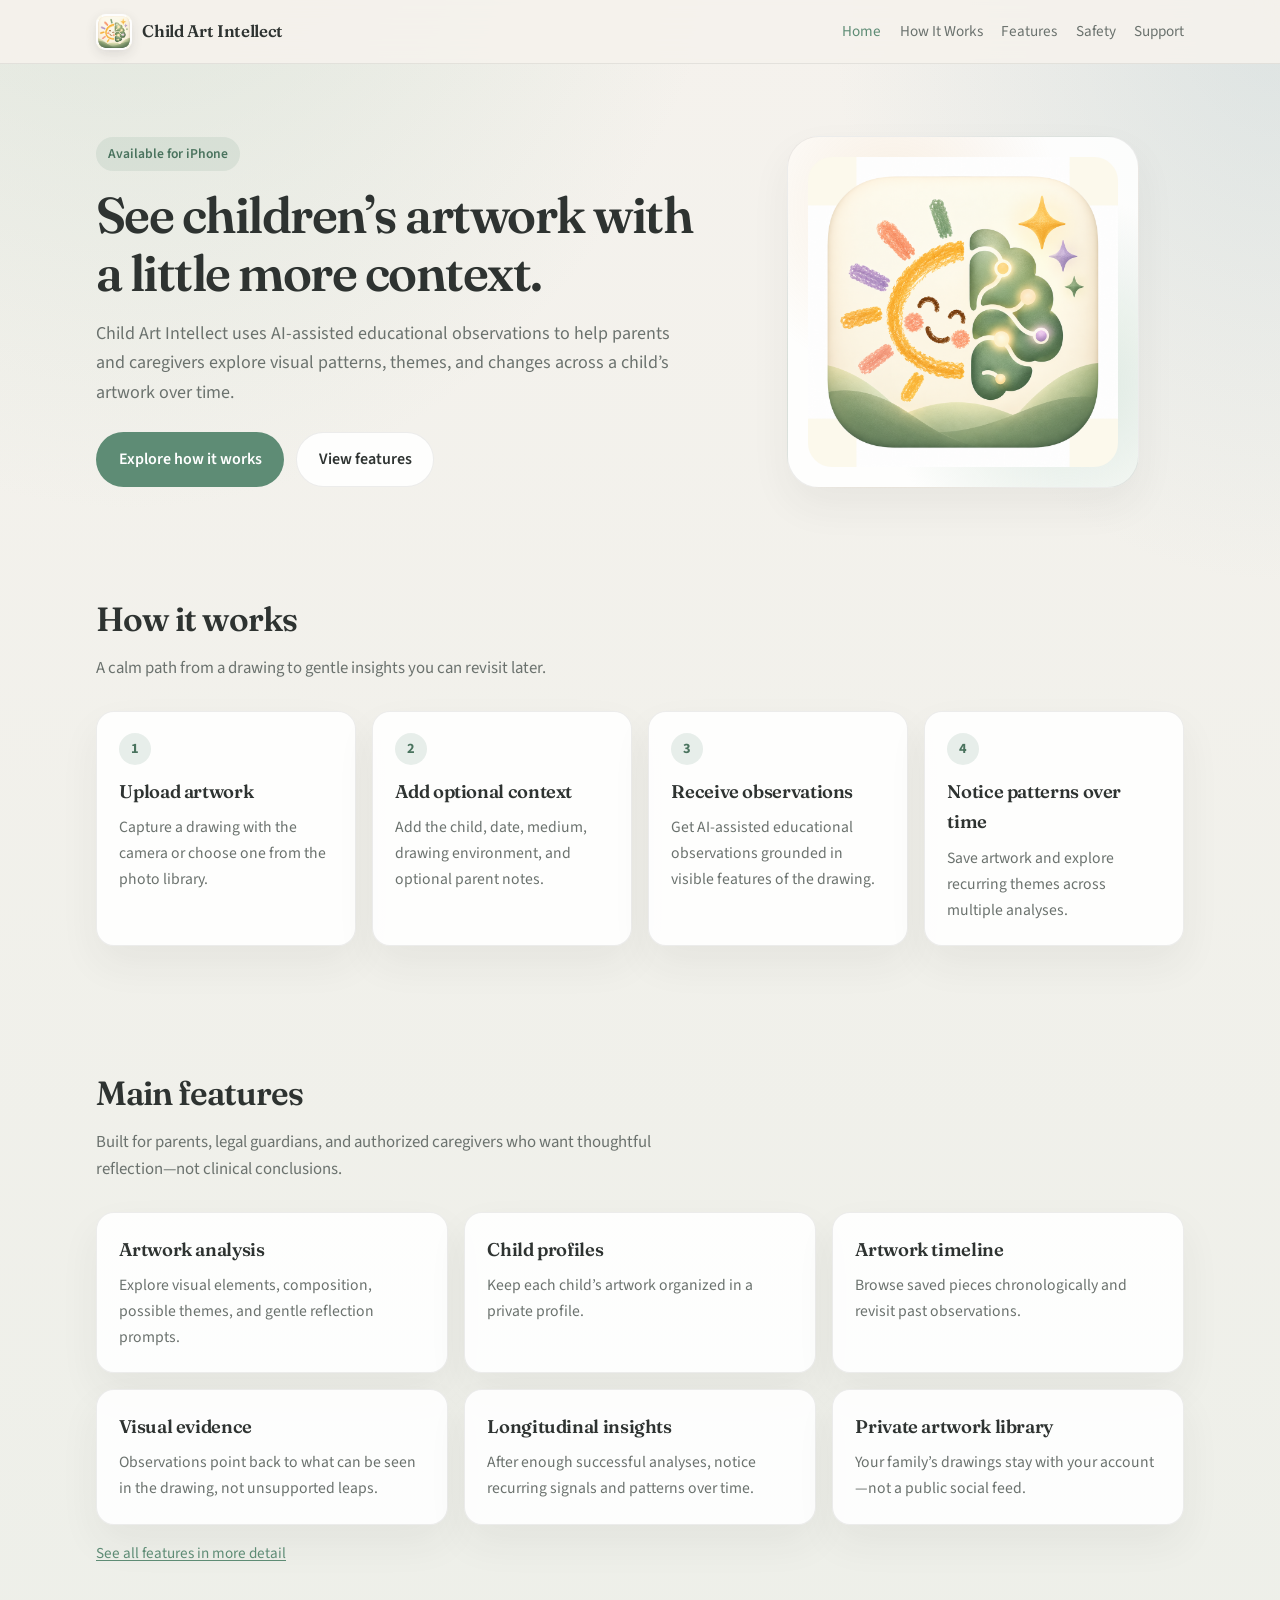
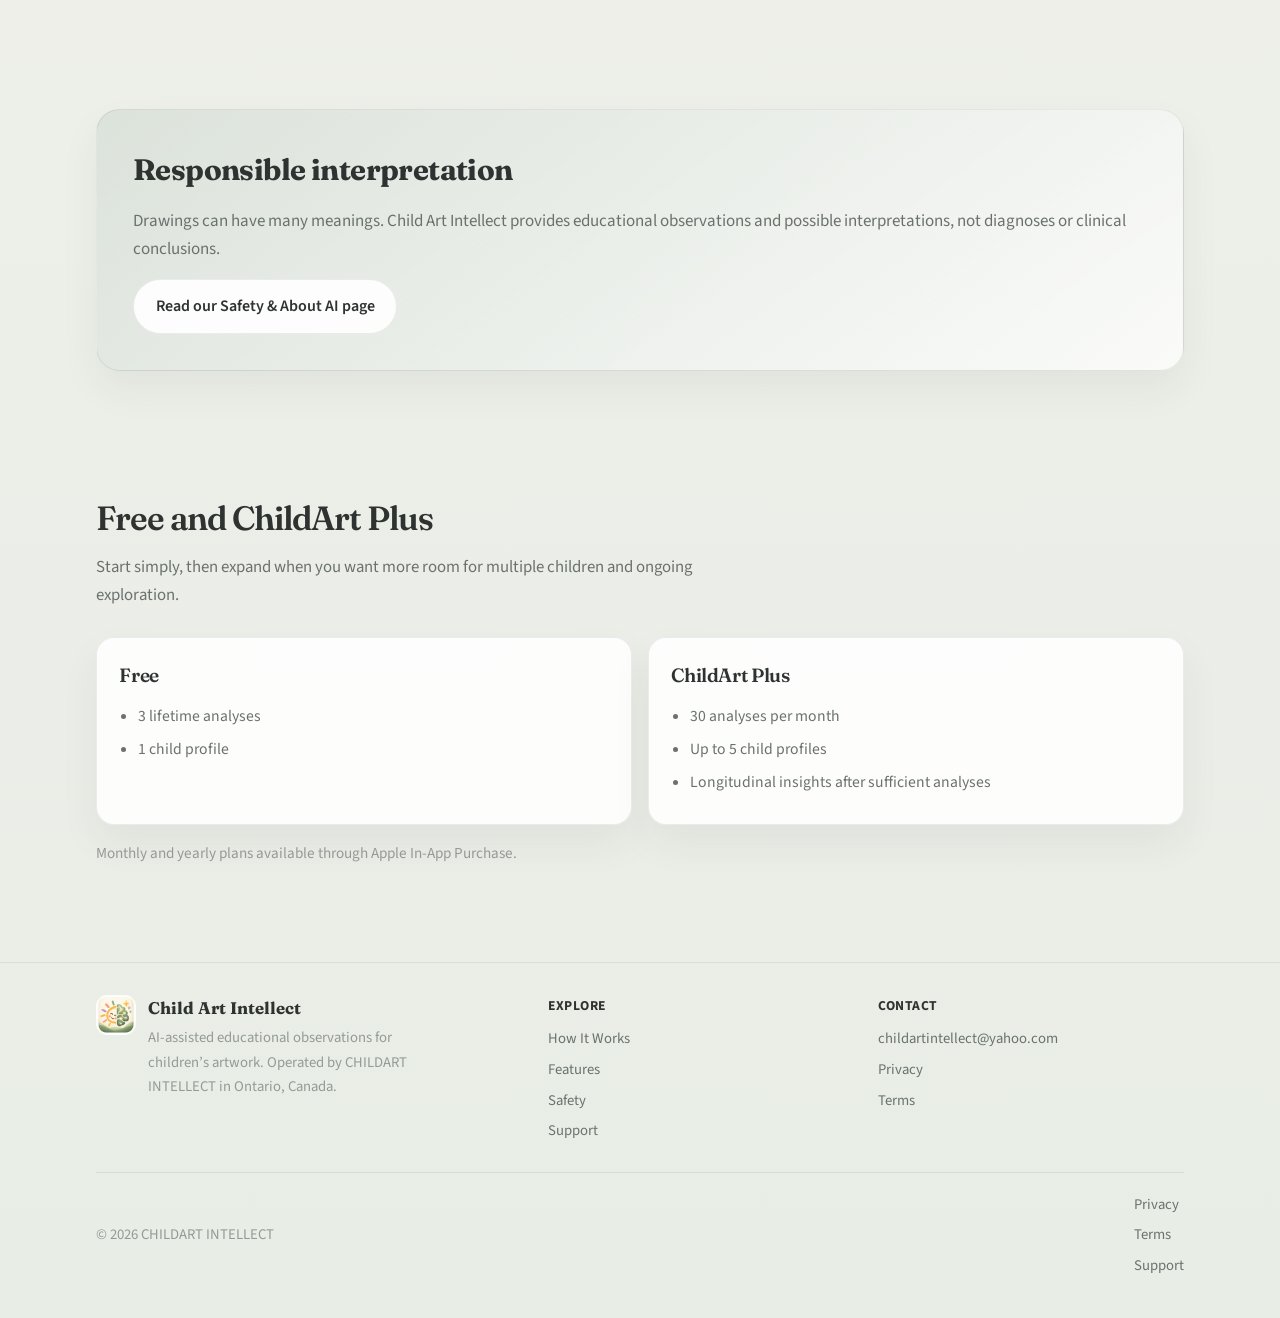
<file: index.html>
<!DOCTYPE html>
<html lang="en">
<head>
  <meta charset="utf-8">
  <meta name="viewport" content="width=device-width, initial-scale=1">
  <title>Child Art Intellect | AI-Assisted Insights From Children's Artwork</title>
  <meta name="description" content="Explore children’s artwork through AI-assisted educational observations, visual evidence, and patterns over time.">
  <link rel="canonical" href="https://www.childartintellect.com/">
  <meta property="og:type" content="website">
  <meta property="og:url" content="https://www.childartintellect.com/">
  <meta property="og:title" content="Child Art Intellect | AI-Assisted Insights From Children's Artwork">
  <meta property="og:description" content="Explore children’s artwork through AI-assisted educational observations, visual evidence, and patterns over time.">
  <meta property="og:image" content="https://www.childartintellect.com/assets/og-image.png">
  <meta name="twitter:card" content="summary">
  <meta name="twitter:title" content="Child Art Intellect">
  <meta name="twitter:description" content="AI-assisted educational observations for children’s artwork.">
  <meta name="twitter:image" content="https://www.childartintellect.com/assets/og-image.png">
  <link rel="icon" type="image/png" sizes="32x32" href="assets/favicon-32.png">
  <link rel="apple-touch-icon" href="assets/apple-touch-icon.png">
  <link rel="preconnect" href="https://fonts.googleapis.com">
  <link rel="preconnect" href="https://fonts.gstatic.com" crossorigin>
  <link href="https://fonts.googleapis.com/css2?family=Fraunces:opsz,wght@9..144,500;9..144,600&family=Source+Sans+3:wght@400;500;600&display=swap" rel="stylesheet">
  <link rel="stylesheet" href="styles.css">
</head>
<body>
  <a class="skip-link" href="#main">Skip to content</a>
  <header class="site-header">
    <div class="wrap site-header__inner">
      <a class="brand" href="./">
        <img class="brand__mark" src="assets/app-icon.png" width="36" height="36" alt="">
        <span>Child Art Intellect</span>
      </a>
      <button class="nav-toggle" type="button" aria-controls="site-nav" aria-expanded="false" aria-label="Open menu">
        <span class="nav-toggle__bars" aria-hidden="true"></span>
      </button>
      <nav class="nav" id="site-nav" aria-label="Primary">
        <a href="./" aria-current="page">Home</a>
        <a href="how-it-works/">How It Works</a>
        <a href="features/">Features</a>
        <a href="safety/">Safety</a>
        <a href="support/">Support</a>
      </nav>
    </div>
  </header>

  <main id="main">
    <section class="hero">
      <div class="wrap hero__grid">
        <div>
          <p class="eyebrow">Available for iPhone</p>
          <h1>See children’s artwork with a little more context.</h1>
          <p class="lede">
            Child Art Intellect uses AI-assisted educational observations to help parents and caregivers
            explore visual patterns, themes, and changes across a child’s artwork over time.
          </p>
          <div class="btn-row">
            <a class="btn btn--primary" href="how-it-works/">Explore how it works</a>
            <a class="btn btn--secondary" href="features/">View features</a>
          </div>
        </div>
        <div class="hero__visual">
          <div class="hero__icon-frame">
            <img src="assets/app-icon.png" width="512" height="512" alt="Child Art Intellect app icon: a crayon sun and thoughtful brain motif">
          </div>
        </div>
      </div>
    </section>

    <section class="section" id="how-it-works">
      <div class="wrap">
        <div class="section-head">
          <h2 class="section-title">How it works</h2>
          <p class="section-lede">A calm path from a drawing to gentle insights you can revisit later.</p>
        </div>
        <div class="card-grid card-grid--4">
          <article class="card">
            <span class="step-num">1</span>
            <h3>Upload artwork</h3>
            <p>Capture a drawing with the camera or choose one from the photo library.</p>
          </article>
          <article class="card">
            <span class="step-num">2</span>
            <h3>Add optional context</h3>
            <p>Add the child, date, medium, drawing environment, and optional parent notes.</p>
          </article>
          <article class="card">
            <span class="step-num">3</span>
            <h3>Receive observations</h3>
            <p>Get AI-assisted educational observations grounded in visible features of the drawing.</p>
          </article>
          <article class="card">
            <span class="step-num">4</span>
            <h3>Notice patterns over time</h3>
            <p>Save artwork and explore recurring themes across multiple analyses.</p>
          </article>
        </div>
      </div>
    </section>

    <section class="section" id="features">
      <div class="wrap">
        <div class="section-head">
          <h2 class="section-title">Main features</h2>
          <p class="section-lede">Built for parents, legal guardians, and authorized caregivers who want thoughtful reflection—not clinical conclusions.</p>
        </div>
        <div class="card-grid">
          <article class="card">
            <h3>Artwork analysis</h3>
            <p>Explore visual elements, composition, possible themes, and gentle reflection prompts.</p>
          </article>
          <article class="card">
            <h3>Child profiles</h3>
            <p>Keep each child’s artwork organized in a private profile.</p>
          </article>
          <article class="card">
            <h3>Artwork timeline</h3>
            <p>Browse saved pieces chronologically and revisit past observations.</p>
          </article>
          <article class="card">
            <h3>Visual evidence</h3>
            <p>Observations point back to what can be seen in the drawing, not unsupported leaps.</p>
          </article>
          <article class="card">
            <h3>Longitudinal insights</h3>
            <p>After enough successful analyses, notice recurring signals and patterns over time.</p>
          </article>
          <article class="card">
            <h3>Private artwork library</h3>
            <p>Your family’s drawings stay with your account—not a public social feed.</p>
          </article>
        </div>
        <p class="note"><a href="features/">See all features in more detail</a></p>
      </div>
    </section>

    <section class="section">
      <div class="wrap">
        <div class="panel panel--sage">
          <h2>Responsible interpretation</h2>
          <p>
            Drawings can have many meanings. Child Art Intellect provides educational observations and
            possible interpretations, not diagnoses or clinical conclusions.
          </p>
          <a class="btn btn--secondary" href="safety/">Read our Safety &amp; About AI page</a>
        </div>
      </div>
    </section>

    <section class="section" id="plus">
      <div class="wrap">
        <div class="section-head">
          <h2 class="section-title">Free and ChildArt Plus</h2>
          <p class="section-lede">Start simply, then expand when you want more room for multiple children and ongoing exploration.</p>
        </div>
        <div class="compare">
          <div class="card compare__col">
            <h3>Free</h3>
            <ul>
              <li>3 lifetime analyses</li>
              <li>1 child profile</li>
            </ul>
          </div>
          <div class="card compare__col">
            <h3>ChildArt Plus</h3>
            <ul>
              <li>30 analyses per month</li>
              <li>Up to 5 child profiles</li>
              <li>Longitudinal insights after sufficient analyses</li>
            </ul>
          </div>
        </div>
        <p class="note">Monthly and yearly plans available through Apple In-App Purchase.</p>
      </div>
    </section>
  </main>

  <footer class="site-footer">
    <div class="wrap">
      <div class="site-footer__grid">
        <div class="site-footer__brand">
          <img src="assets/app-icon.png" width="40" height="40" alt="">
          <div>
            <strong>Child Art Intellect</strong>
            <p>AI-assisted educational observations for children’s artwork. Operated by CHILDART INTELLECT in Ontario, Canada.</p>
          </div>
        </div>
        <div>
          <h4>Explore</h4>
          <nav aria-label="Footer explore">
            <a href="how-it-works/">How It Works</a>
            <a href="features/">Features</a>
            <a href="safety/">Safety</a>
            <a href="support/">Support</a>
          </nav>
        </div>
        <div>
          <h4>Contact</h4>
          <nav aria-label="Footer contact">
            <a href="mailto:childartintellect@yahoo.com">childartintellect@yahoo.com</a>
            <a href="privacy/">Privacy</a>
            <a href="terms/">Terms</a>
          </nav>
        </div>
      </div>
      <div class="site-footer__bottom">
        <p>© 2026 CHILDART INTELLECT</p>
        <nav class="site-footer__legal" aria-label="Legal">
          <a href="privacy/">Privacy</a>
          <a href="terms/">Terms</a>
          <a href="support/">Support</a>
        </nav>
      </div>
    </div>
  </footer>
  <script src="site.js" defer></script>
</body>
</html>
</file>
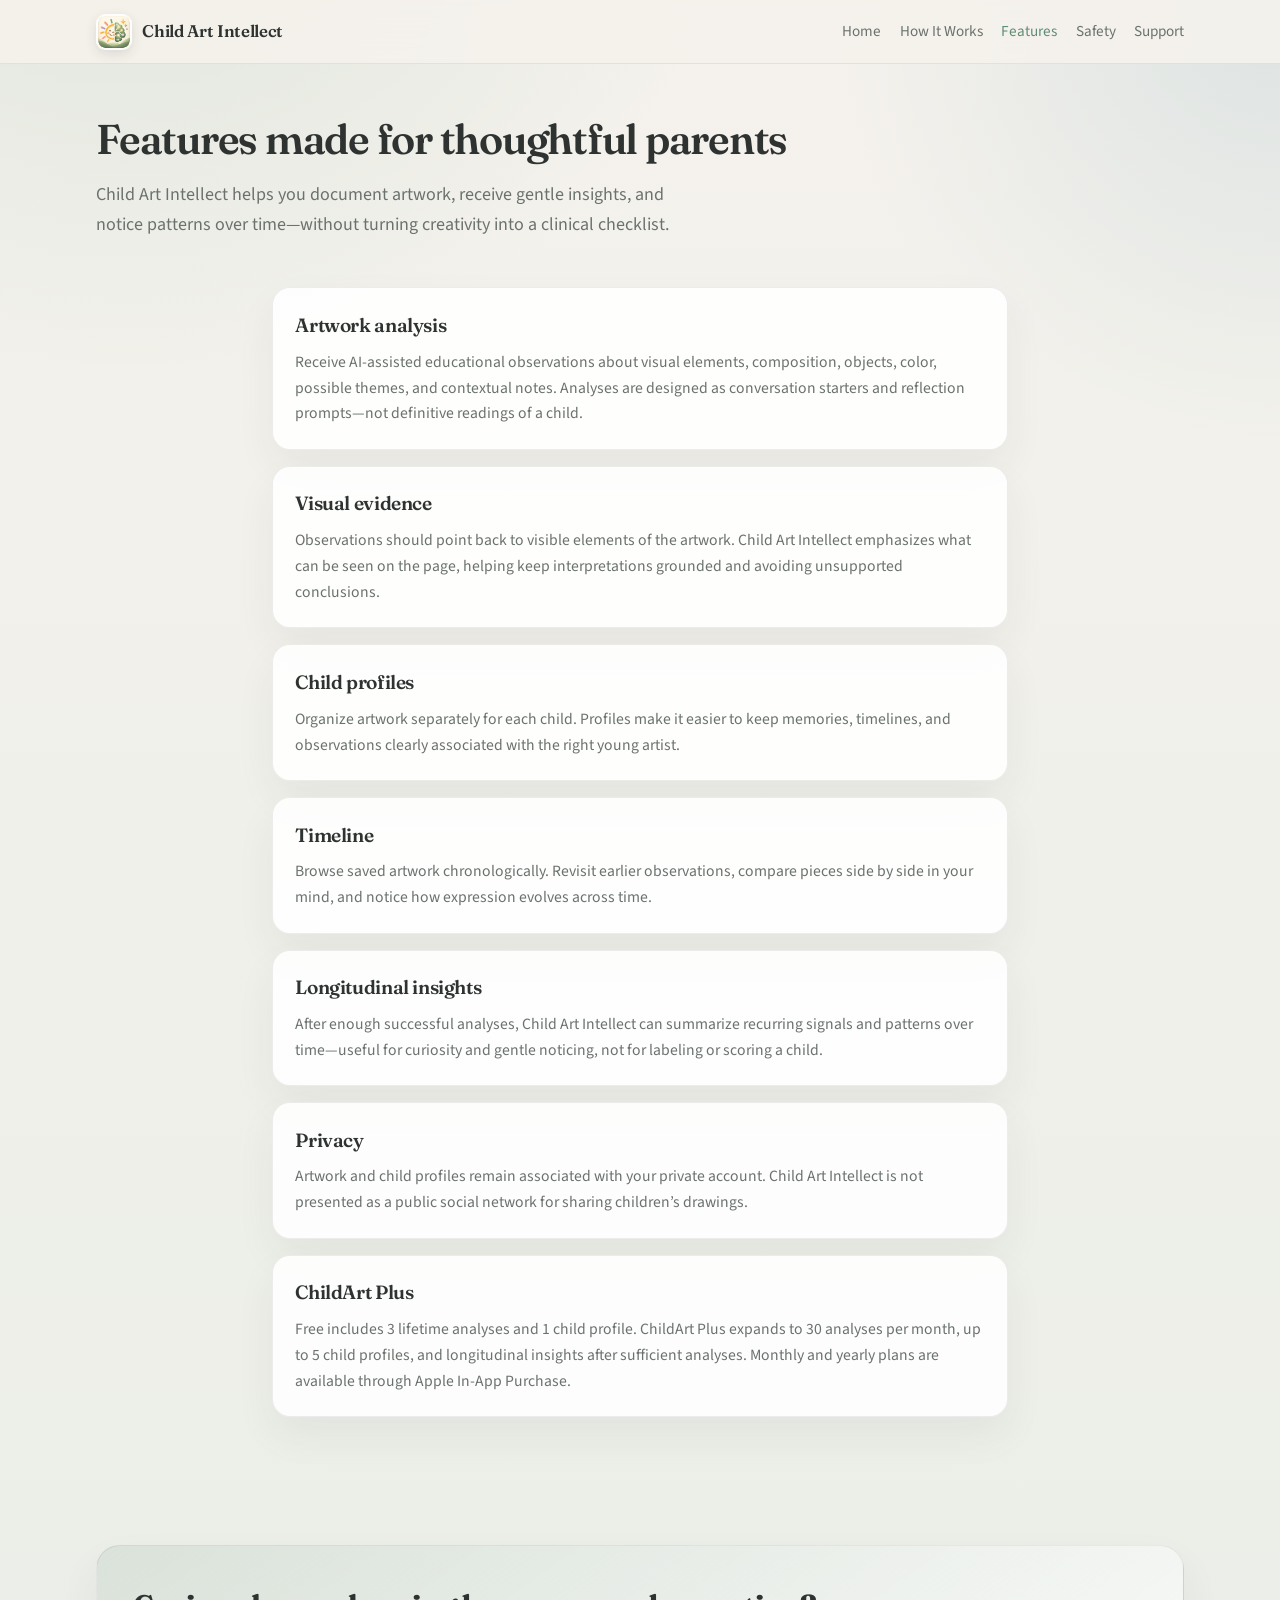
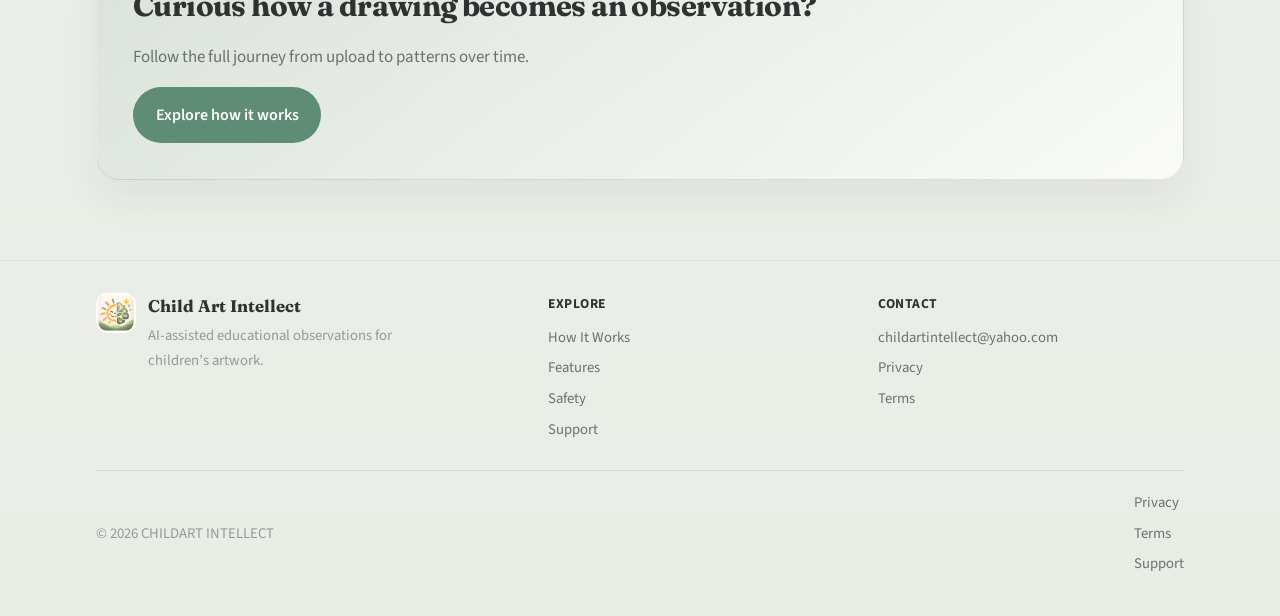
<file: features/index.html>
<!DOCTYPE html>
<html lang="en">
<head>
  <meta charset="utf-8">
  <meta name="viewport" content="width=device-width, initial-scale=1">
  <title>Features | Child Art Intellect</title>
  <meta name="description" content="Explore Child Art Intellect features: artwork analysis, visual evidence, child profiles, timeline, longitudinal insights, privacy, and ChildArt Plus.">
  <link rel="canonical" href="https://www.childartintellect.com/features">
  <meta property="og:type" content="website">
  <meta property="og:url" content="https://www.childartintellect.com/features">
  <meta property="og:title" content="Features | Child Art Intellect">
  <meta property="og:description" content="Thoughtful tools for exploring children’s artwork with AI-assisted educational observations.">
  <meta property="og:image" content="https://www.childartintellect.com/assets/og-image.png">
  <link rel="icon" type="image/png" sizes="32x32" href="../assets/favicon-32.png">
  <link rel="apple-touch-icon" href="../assets/apple-touch-icon.png">
  <link rel="preconnect" href="https://fonts.googleapis.com">
  <link rel="preconnect" href="https://fonts.gstatic.com" crossorigin>
  <link href="https://fonts.googleapis.com/css2?family=Fraunces:opsz,wght@9..144,500;9..144,600&family=Source+Sans+3:wght@400;500;600&display=swap" rel="stylesheet">
  <link rel="stylesheet" href="../styles.css">
</head>
<body>
  <a class="skip-link" href="#main">Skip to content</a>
  <header class="site-header">
    <div class="wrap site-header__inner">
      <a class="brand" href="../">
        <img class="brand__mark" src="../assets/app-icon.png" width="36" height="36" alt="">
        <span>Child Art Intellect</span>
      </a>
      <button class="nav-toggle" type="button" aria-controls="site-nav" aria-expanded="false" aria-label="Open menu">
        <span class="nav-toggle__bars" aria-hidden="true"></span>
      </button>
      <nav class="nav" id="site-nav" aria-label="Primary">
        <a href="../">Home</a>
        <a href="../how-it-works/">How It Works</a>
        <a href="../features/" aria-current="page">Features</a>
        <a href="../safety/">Safety</a>
        <a href="../support/">Support</a>
      </nav>
    </div>
  </header>

  <main id="main">
    <section class="page-hero">
      <div class="wrap">
        <h1>Features made for thoughtful parents</h1>
        <p>
          Child Art Intellect helps you document artwork, receive gentle insights, and notice patterns
          over time—without turning creativity into a clinical checklist.
        </p>
      </div>
    </section>

    <section class="section section--tight">
      <div class="wrap content-stack">
        <article class="card">
          <h3>Artwork analysis</h3>
          <p>
            Receive AI-assisted educational observations about visual elements, composition, objects,
            color, possible themes, and contextual notes. Analyses are designed as conversation
            starters and reflection prompts—not definitive readings of a child.
          </p>
        </article>
        <article class="card">
          <h3>Visual evidence</h3>
          <p>
            Observations should point back to visible elements of the artwork. Child Art Intellect
            emphasizes what can be seen on the page, helping keep interpretations grounded and
            avoiding unsupported conclusions.
          </p>
        </article>
        <article class="card">
          <h3>Child profiles</h3>
          <p>
            Organize artwork separately for each child. Profiles make it easier to keep memories,
            timelines, and observations clearly associated with the right young artist.
          </p>
        </article>
        <article class="card">
          <h3>Timeline</h3>
          <p>
            Browse saved artwork chronologically. Revisit earlier observations, compare pieces side
            by side in your mind, and notice how expression evolves across time.
          </p>
        </article>
        <article class="card">
          <h3>Longitudinal insights</h3>
          <p>
            After enough successful analyses, Child Art Intellect can summarize recurring signals and
            patterns over time—useful for curiosity and gentle noticing, not for labeling or scoring
            a child.
          </p>
        </article>
        <article class="card">
          <h3>Privacy</h3>
          <p>
            Artwork and child profiles remain associated with your private account. Child Art Intellect
            is not presented as a public social network for sharing children’s drawings.
          </p>
        </article>
        <article class="card">
          <h3>ChildArt Plus</h3>
          <p>
            Free includes 3 lifetime analyses and 1 child profile. ChildArt Plus expands to 30 analyses
            per month, up to 5 child profiles, and longitudinal insights after sufficient analyses.
            Monthly and yearly plans are available through Apple In-App Purchase.
          </p>
        </article>
      </div>
    </section>

    <section class="section">
      <div class="wrap">
        <div class="panel panel--sage">
          <h2>Curious how a drawing becomes an observation?</h2>
          <p>Follow the full journey from upload to patterns over time.</p>
          <a class="btn btn--primary" href="../how-it-works/">Explore how it works</a>
        </div>
      </div>
    </section>
  </main>

  <footer class="site-footer">
    <div class="wrap">
      <div class="site-footer__grid">
        <div class="site-footer__brand">
          <img src="../assets/app-icon.png" width="40" height="40" alt="">
          <div>
            <strong>Child Art Intellect</strong>
            <p>AI-assisted educational observations for children’s artwork.</p>
          </div>
        </div>
        <div>
          <h4>Explore</h4>
          <nav aria-label="Footer explore">
            <a href="../how-it-works/">How It Works</a>
            <a href="../features/">Features</a>
            <a href="../safety/">Safety</a>
            <a href="../support/">Support</a>
          </nav>
        </div>
        <div>
          <h4>Contact</h4>
          <nav aria-label="Footer contact">
            <a href="mailto:childartintellect@yahoo.com">childartintellect@yahoo.com</a>
            <a href="../privacy/">Privacy</a>
            <a href="../terms/">Terms</a>
          </nav>
        </div>
      </div>
      <div class="site-footer__bottom">
        <p>© 2026 CHILDART INTELLECT</p>
        <nav class="site-footer__legal" aria-label="Legal">
          <a href="../privacy/">Privacy</a>
          <a href="../terms/">Terms</a>
          <a href="../support/">Support</a>
        </nav>
      </div>
    </div>
  </footer>
  <script src="../site.js" defer></script>
</body>
</html>
</file>
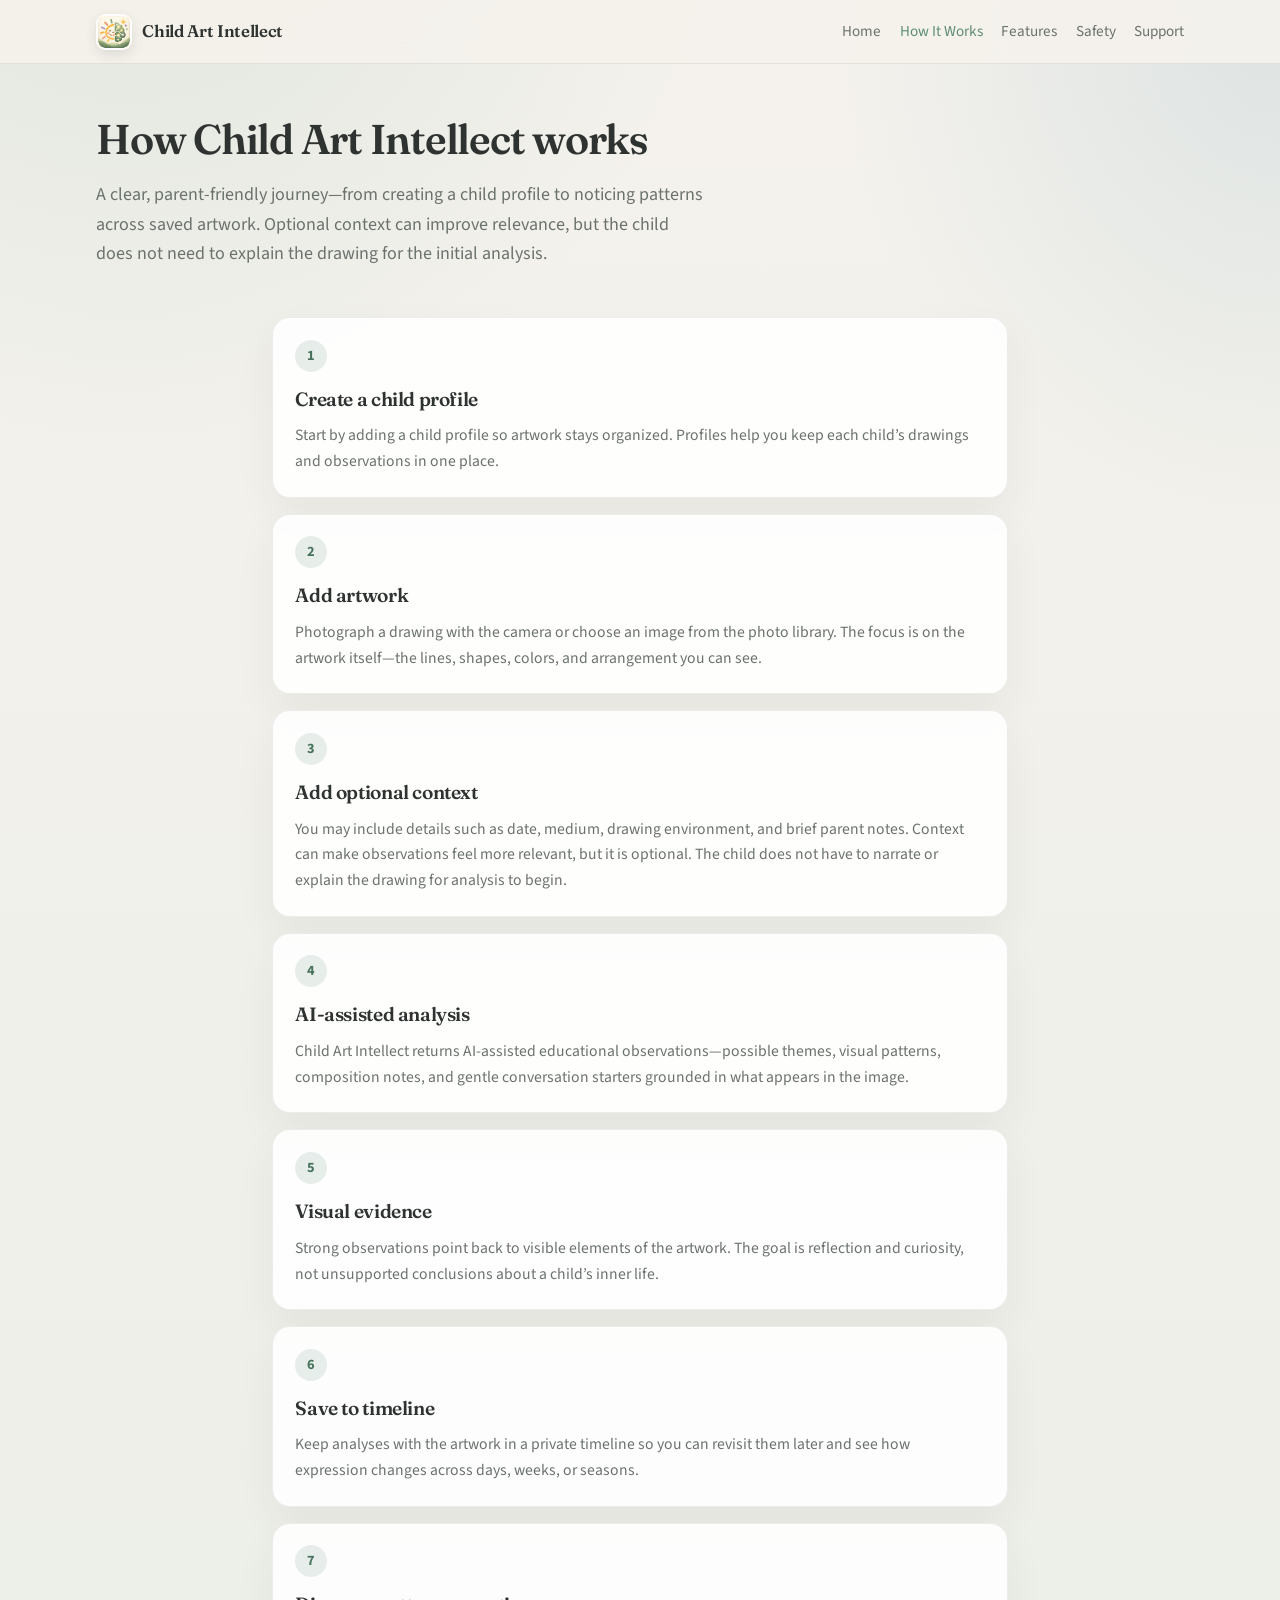
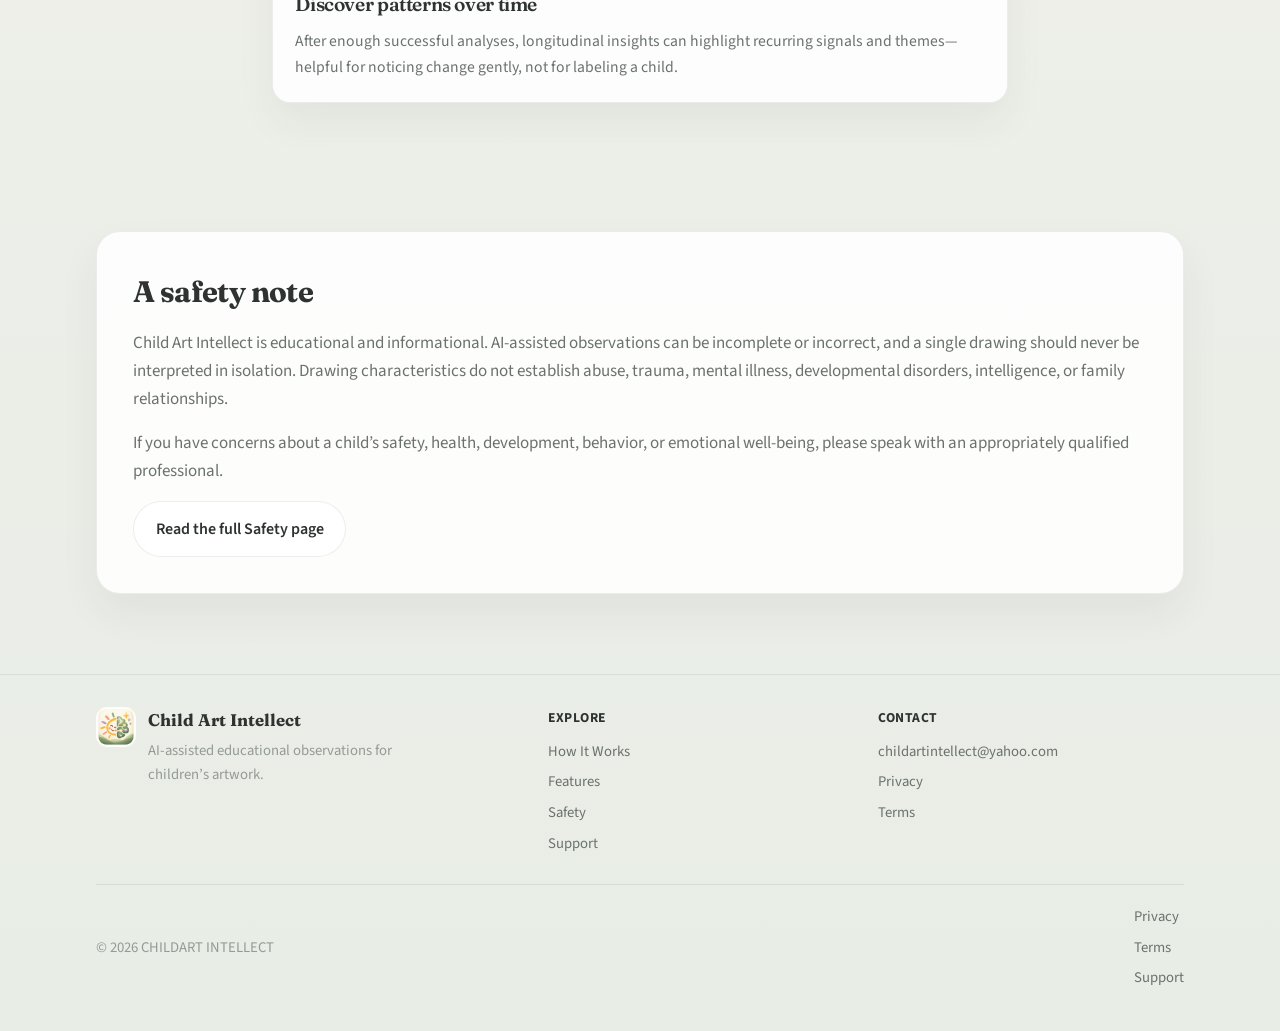
<file: how-it-works/index.html>
<!DOCTYPE html>
<html lang="en">
<head>
  <meta charset="utf-8">
  <meta name="viewport" content="width=device-width, initial-scale=1">
  <title>How It Works | Child Art Intellect</title>
  <meta name="description" content="Learn how Child Art Intellect turns a child’s drawing into AI-assisted educational observations, visual evidence, and patterns over time.">
  <link rel="canonical" href="https://www.childartintellect.com/how-it-works">
  <meta property="og:type" content="website">
  <meta property="og:url" content="https://www.childartintellect.com/how-it-works">
  <meta property="og:title" content="How It Works | Child Art Intellect">
  <meta property="og:description" content="A simple journey from upload to thoughtful educational observations.">
  <meta property="og:image" content="https://www.childartintellect.com/assets/og-image.png">
  <link rel="icon" type="image/png" sizes="32x32" href="../assets/favicon-32.png">
  <link rel="apple-touch-icon" href="../assets/apple-touch-icon.png">
  <link rel="preconnect" href="https://fonts.googleapis.com">
  <link rel="preconnect" href="https://fonts.gstatic.com" crossorigin>
  <link href="https://fonts.googleapis.com/css2?family=Fraunces:opsz,wght@9..144,500;9..144,600&family=Source+Sans+3:wght@400;500;600&display=swap" rel="stylesheet">
  <link rel="stylesheet" href="../styles.css">
</head>
<body>
  <a class="skip-link" href="#main">Skip to content</a>
  <header class="site-header">
    <div class="wrap site-header__inner">
      <a class="brand" href="../">
        <img class="brand__mark" src="../assets/app-icon.png" width="36" height="36" alt="">
        <span>Child Art Intellect</span>
      </a>
      <button class="nav-toggle" type="button" aria-controls="site-nav" aria-expanded="false" aria-label="Open menu">
        <span class="nav-toggle__bars" aria-hidden="true"></span>
      </button>
      <nav class="nav" id="site-nav" aria-label="Primary">
        <a href="../">Home</a>
        <a href="../how-it-works/" aria-current="page">How It Works</a>
        <a href="../features/">Features</a>
        <a href="../safety/">Safety</a>
        <a href="../support/">Support</a>
      </nav>
    </div>
  </header>

  <main id="main">
    <section class="page-hero">
      <div class="wrap">
        <h1>How Child Art Intellect works</h1>
        <p>
          A clear, parent-friendly journey—from creating a child profile to noticing patterns across
          saved artwork. Optional context can improve relevance, but the child does not need to explain
          the drawing for the initial analysis.
        </p>
      </div>
    </section>

    <section class="section section--tight">
      <div class="wrap content-stack">
        <article class="card">
          <span class="step-num">1</span>
          <h3>Create a child profile</h3>
          <p>
            Start by adding a child profile so artwork stays organized. Profiles help you keep each
            child’s drawings and observations in one place.
          </p>
        </article>
        <article class="card">
          <span class="step-num">2</span>
          <h3>Add artwork</h3>
          <p>
            Photograph a drawing with the camera or choose an image from the photo library. The focus
            is on the artwork itself—the lines, shapes, colors, and arrangement you can see.
          </p>
        </article>
        <article class="card">
          <span class="step-num">3</span>
          <h3>Add optional context</h3>
          <p>
            You may include details such as date, medium, drawing environment, and brief parent notes.
            Context can make observations feel more relevant, but it is optional. The child does not
            have to narrate or explain the drawing for analysis to begin.
          </p>
        </article>
        <article class="card">
          <span class="step-num">4</span>
          <h3>AI-assisted analysis</h3>
          <p>
            Child Art Intellect returns AI-assisted educational observations—possible themes, visual
            patterns, composition notes, and gentle conversation starters grounded in what appears
            in the image.
          </p>
        </article>
        <article class="card">
          <span class="step-num">5</span>
          <h3>Visual evidence</h3>
          <p>
            Strong observations point back to visible elements of the artwork. The goal is reflection
            and curiosity, not unsupported conclusions about a child’s inner life.
          </p>
        </article>
        <article class="card">
          <span class="step-num">6</span>
          <h3>Save to timeline</h3>
          <p>
            Keep analyses with the artwork in a private timeline so you can revisit them later and
            see how expression changes across days, weeks, or seasons.
          </p>
        </article>
        <article class="card">
          <span class="step-num">7</span>
          <h3>Discover patterns over time</h3>
          <p>
            After enough successful analyses, longitudinal insights can highlight recurring signals
            and themes—helpful for noticing change gently, not for labeling a child.
          </p>
        </article>
      </div>
    </section>

    <section class="section">
      <div class="wrap">
        <div class="panel">
          <h2>A safety note</h2>
          <p>
            Child Art Intellect is educational and informational. AI-assisted observations can be
            incomplete or incorrect, and a single drawing should never be interpreted in isolation.
            Drawing characteristics do not establish abuse, trauma, mental illness, developmental
            disorders, intelligence, or family relationships.
          </p>
          <p>
            If you have concerns about a child’s safety, health, development, behavior, or emotional
            well-being, please speak with an appropriately qualified professional.
          </p>
          <a class="btn btn--secondary" href="../safety/">Read the full Safety page</a>
        </div>
      </div>
    </section>
  </main>

  <footer class="site-footer">
    <div class="wrap">
      <div class="site-footer__grid">
        <div class="site-footer__brand">
          <img src="../assets/app-icon.png" width="40" height="40" alt="">
          <div>
            <strong>Child Art Intellect</strong>
            <p>AI-assisted educational observations for children’s artwork.</p>
          </div>
        </div>
        <div>
          <h4>Explore</h4>
          <nav aria-label="Footer explore">
            <a href="../how-it-works/">How It Works</a>
            <a href="../features/">Features</a>
            <a href="../safety/">Safety</a>
            <a href="../support/">Support</a>
          </nav>
        </div>
        <div>
          <h4>Contact</h4>
          <nav aria-label="Footer contact">
            <a href="mailto:childartintellect@yahoo.com">childartintellect@yahoo.com</a>
            <a href="../privacy/">Privacy</a>
            <a href="../terms/">Terms</a>
          </nav>
        </div>
      </div>
      <div class="site-footer__bottom">
        <p>© 2026 CHILDART INTELLECT</p>
        <nav class="site-footer__legal" aria-label="Legal">
          <a href="../privacy/">Privacy</a>
          <a href="../terms/">Terms</a>
          <a href="../support/">Support</a>
        </nav>
      </div>
    </div>
  </footer>
  <script src="../site.js" defer></script>
</body>
</html>
</file>
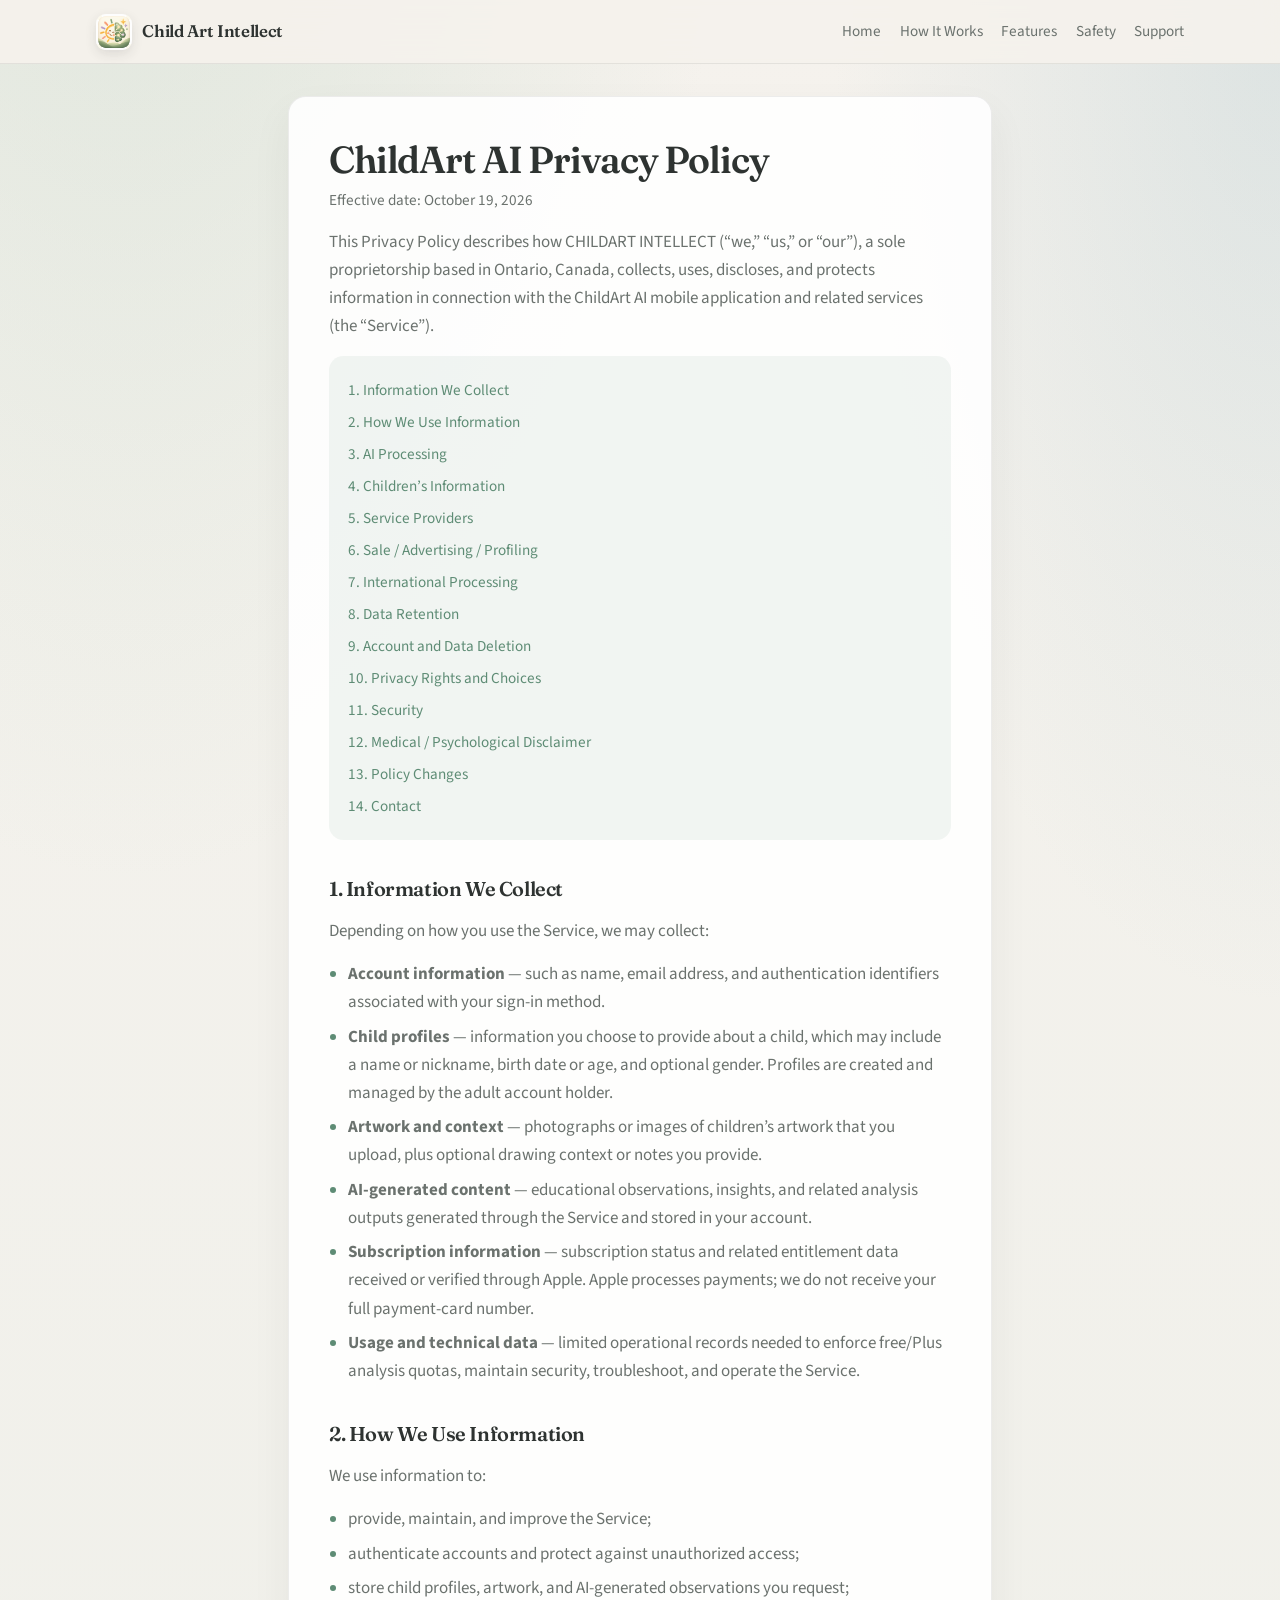
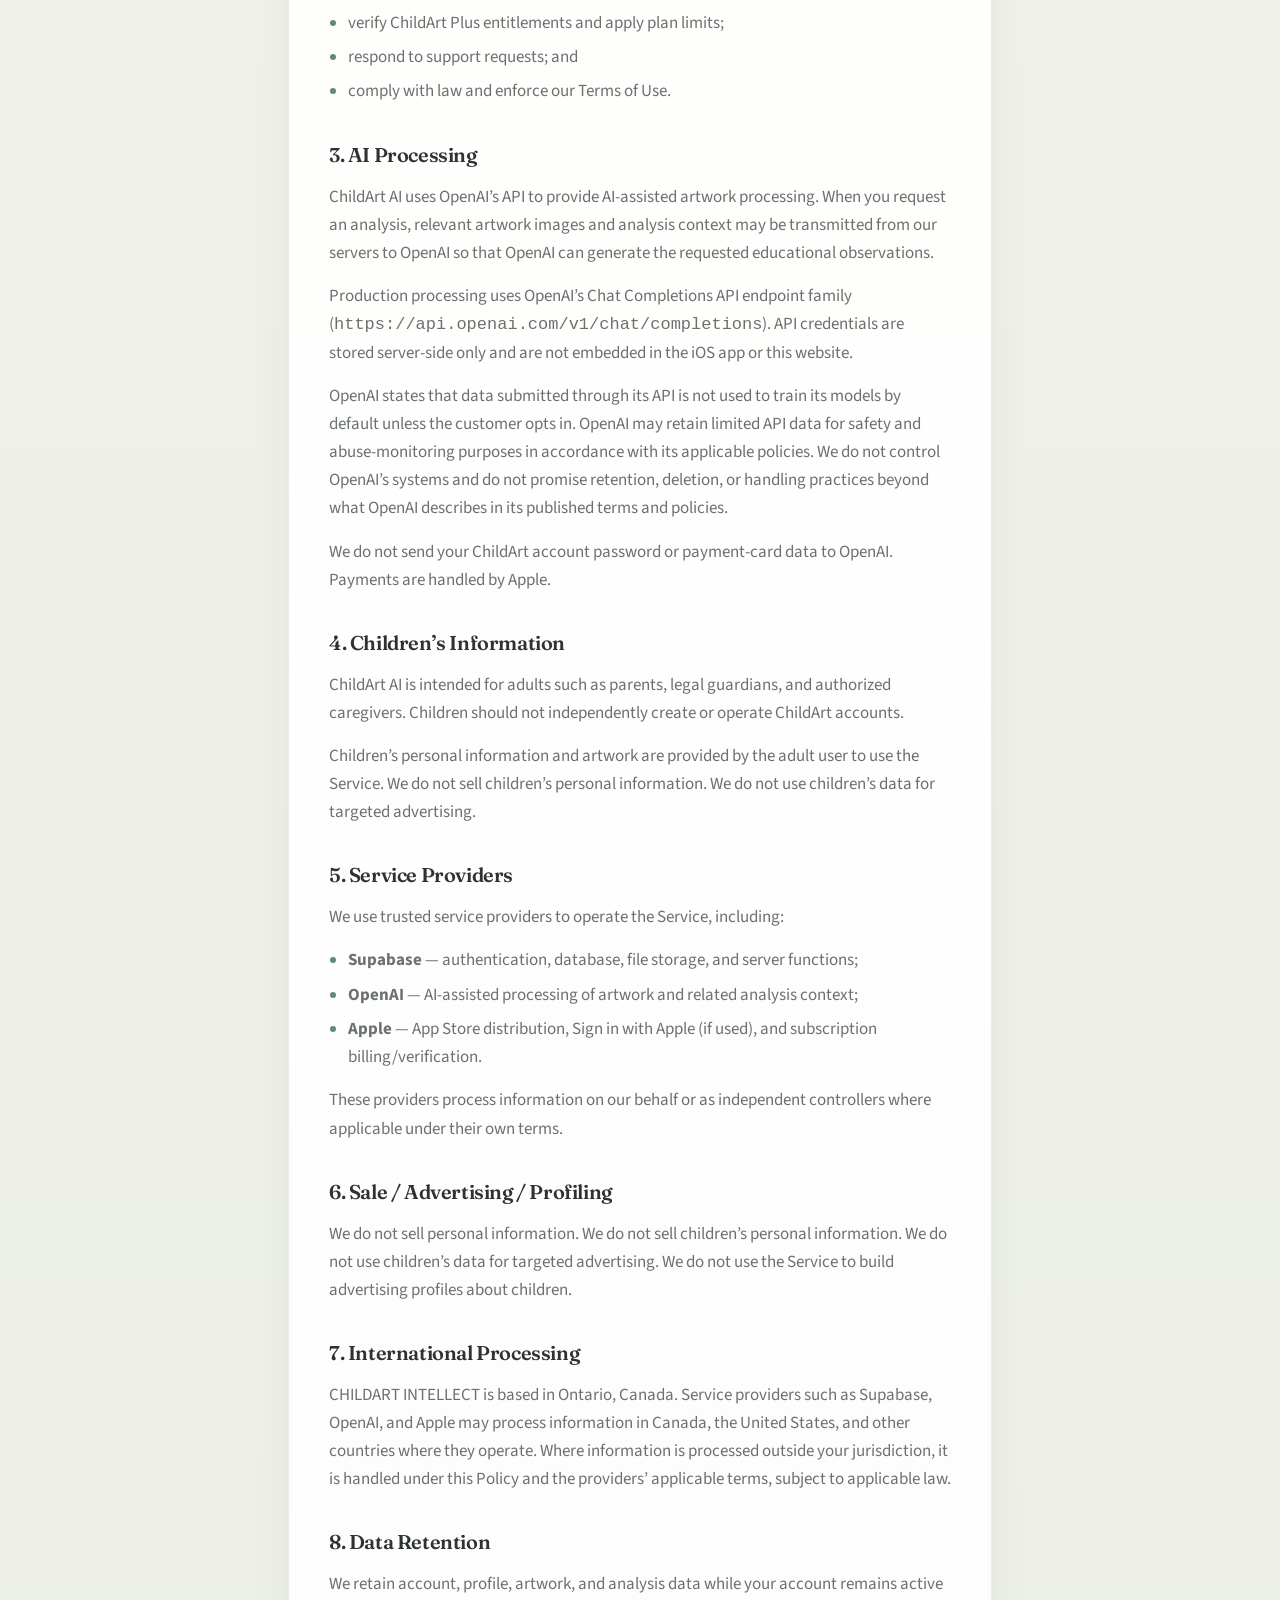
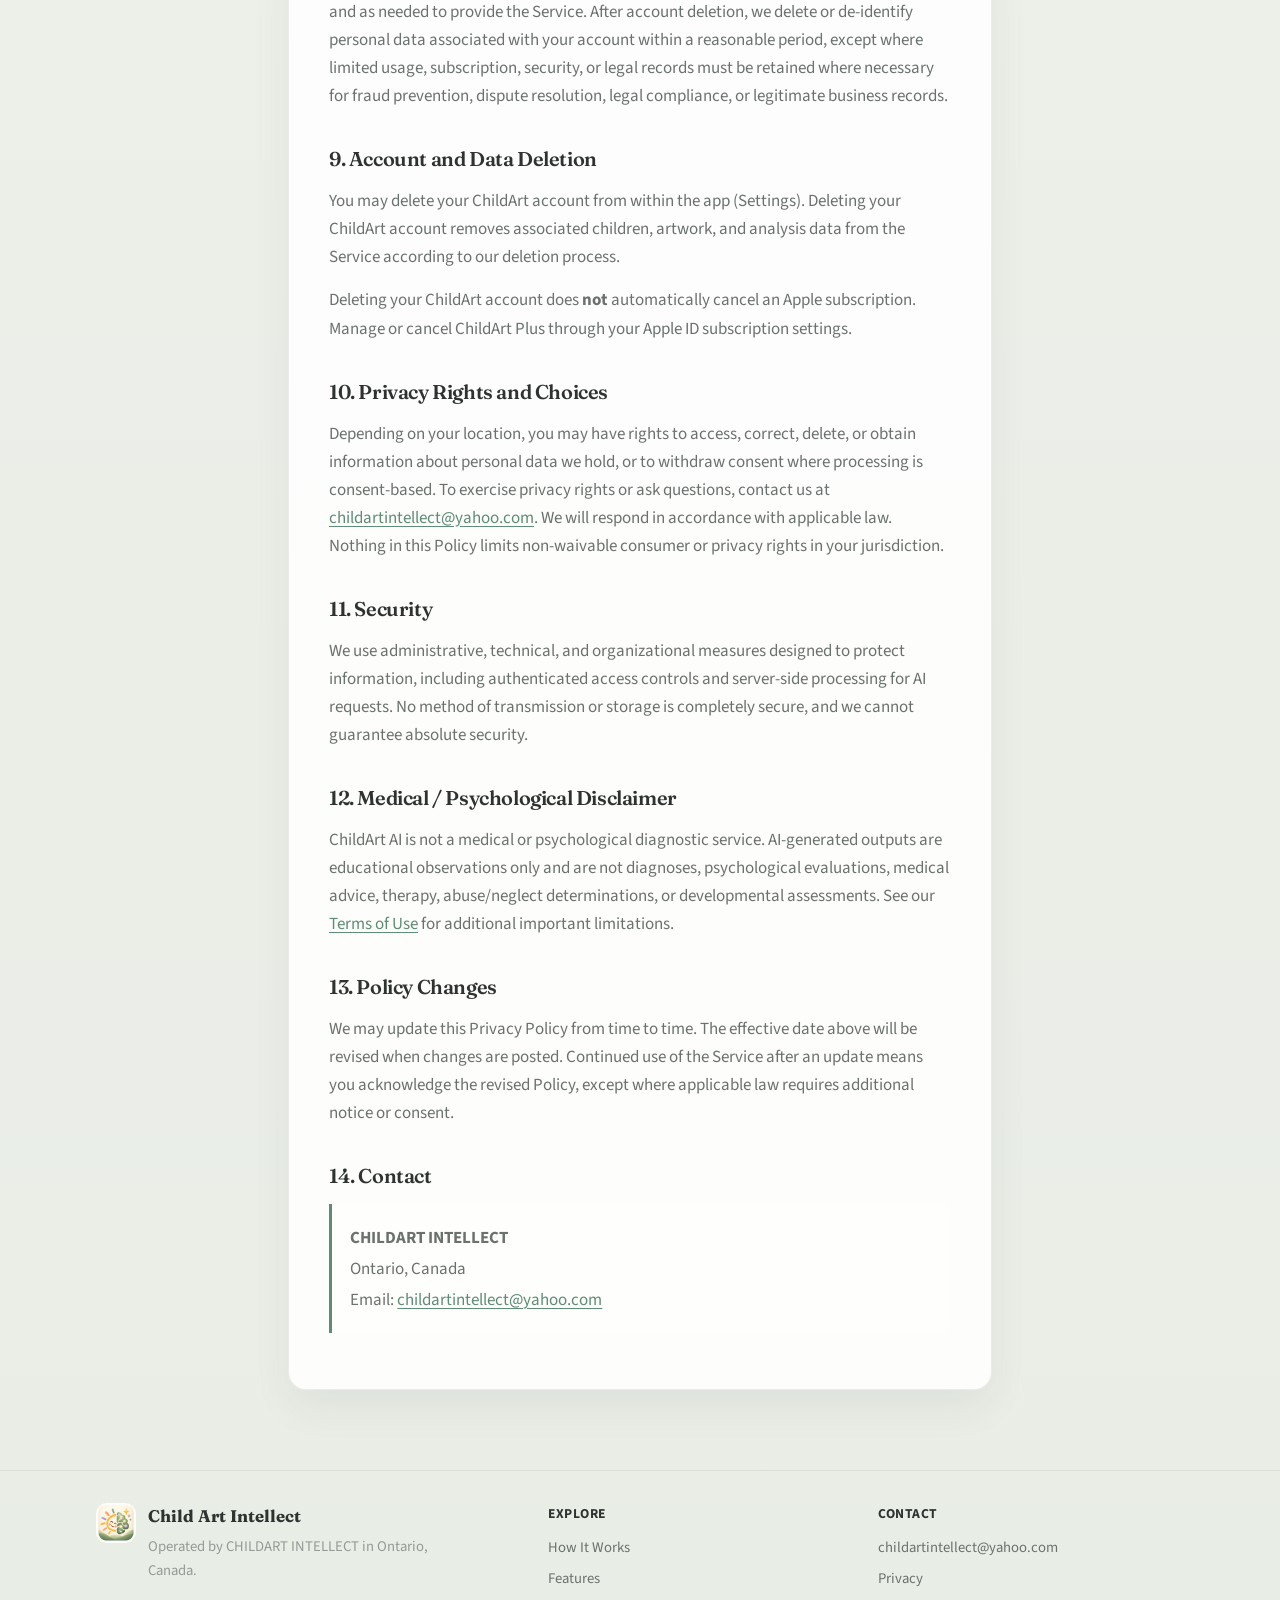
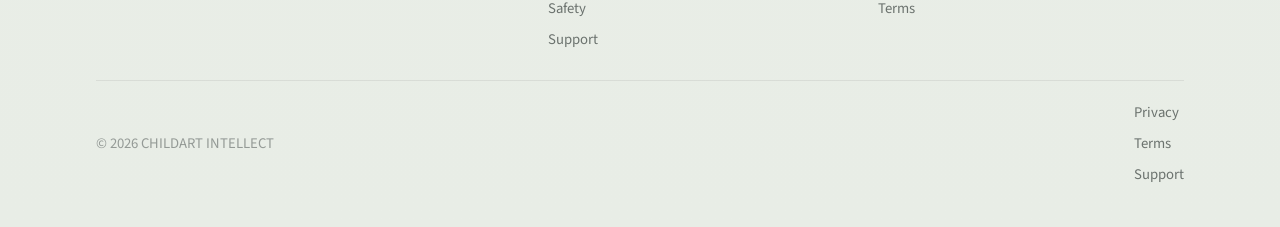
<file: privacy/index.html>
<!DOCTYPE html>
<html lang="en">
<head>
  <meta charset="utf-8">
  <meta name="viewport" content="width=device-width, initial-scale=1">
  <title>ChildArt AI Privacy Policy</title>
  <meta name="description" content="Privacy Policy for ChildArt AI, operated by CHILDART INTELLECT in Ontario, Canada.">
  <link rel="canonical" href="https://www.childartintellect.com/privacy">
  <meta property="og:type" content="website">
  <meta property="og:url" content="https://www.childartintellect.com/privacy">
  <meta property="og:title" content="ChildArt AI Privacy Policy">
  <meta property="og:description" content="Privacy Policy for ChildArt AI, operated by CHILDART INTELLECT in Ontario, Canada.">
  <meta property="og:image" content="https://www.childartintellect.com/assets/og-image.png">
  <link rel="icon" type="image/png" sizes="32x32" href="../assets/favicon-32.png">
  <link rel="apple-touch-icon" href="../assets/apple-touch-icon.png">
  <link rel="preconnect" href="https://fonts.googleapis.com">
  <link rel="preconnect" href="https://fonts.gstatic.com" crossorigin>
  <link href="https://fonts.googleapis.com/css2?family=Fraunces:opsz,wght@9..144,500;9..144,600&family=Source+Sans+3:wght@400;500;600&display=swap" rel="stylesheet">
  <link rel="stylesheet" href="../styles.css">
</head>
<body>
  <a class="skip-link" href="#main">Skip to content</a>
  <header class="site-header">
    <div class="wrap site-header__inner">
      <a class="brand" href="../">
        <img class="brand__mark" src="../assets/app-icon.png" width="36" height="36" alt="">
        <span>Child Art Intellect</span>
      </a>
      <button class="nav-toggle" type="button" aria-controls="site-nav" aria-expanded="false" aria-label="Open menu">
        <span class="nav-toggle__bars" aria-hidden="true"></span>
      </button>
      <nav class="nav" id="site-nav" aria-label="Primary">

        <a href="../">Home</a>
        <a href="../how-it-works/">How It Works</a>
        <a href="../features/">Features</a>
        <a href="../safety/">Safety</a>
        <a href="../support/">Support</a>

      </nav>
    </div>
  </header>

  <main id="main" class="page">
    <article class="legal-card">
<h1>ChildArt AI Privacy Policy</h1>
      <p class="effective-date">Effective date: October 19, 2026</p>
      <p class="lead">
        This Privacy Policy describes how CHILDART INTELLECT (“we,” “us,” or “our”), a sole proprietorship
        based in Ontario, Canada, collects, uses, discloses, and protects information in connection with
        the ChildArt AI mobile application and related services (the “Service”).
      </p>

      <ul class="toc">
        <li><a href="#collect">1. Information We Collect</a></li>
        <li><a href="#use">2. How We Use Information</a></li>
        <li><a href="#ai">3. AI Processing</a></li>
        <li><a href="#children">4. Children’s Information</a></li>
        <li><a href="#providers">5. Service Providers</a></li>
        <li><a href="#sale">6. Sale / Advertising / Profiling</a></li>
        <li><a href="#international">7. International Processing</a></li>
        <li><a href="#retention">8. Data Retention</a></li>
        <li><a href="#deletion">9. Account and Data Deletion</a></li>
        <li><a href="#rights">10. Privacy Rights and Choices</a></li>
        <li><a href="#security">11. Security</a></li>
        <li><a href="#disclaimer">12. Medical / Psychological Disclaimer</a></li>
        <li><a href="#changes">13. Policy Changes</a></li>
        <li><a href="#contact">14. Contact</a></li>
      </ul>

      <h2 id="collect">1. Information We Collect</h2>
      <p>Depending on how you use the Service, we may collect:</p>
      <ul>
        <li><strong>Account information</strong> — such as name, email address, and authentication identifiers associated with your sign-in method.</li>
        <li><strong>Child profiles</strong> — information you choose to provide about a child, which may include a name or nickname, birth date or age, and optional gender. Profiles are created and managed by the adult account holder.</li>
        <li><strong>Artwork and context</strong> — photographs or images of children’s artwork that you upload, plus optional drawing context or notes you provide.</li>
        <li><strong>AI-generated content</strong> — educational observations, insights, and related analysis outputs generated through the Service and stored in your account.</li>
        <li><strong>Subscription information</strong> — subscription status and related entitlement data received or verified through Apple. Apple processes payments; we do not receive your full payment-card number.</li>
        <li><strong>Usage and technical data</strong> — limited operational records needed to enforce free/Plus analysis quotas, maintain security, troubleshoot, and operate the Service.</li>
      </ul>

      <h2 id="use">2. How We Use Information</h2>
      <p>We use information to:</p>
      <ul>
        <li>provide, maintain, and improve the Service;</li>
        <li>authenticate accounts and protect against unauthorized access;</li>
        <li>store child profiles, artwork, and AI-generated observations you request;</li>
        <li>verify ChildArt Plus entitlements and apply plan limits;</li>
        <li>respond to support requests; and</li>
        <li>comply with law and enforce our Terms of Use.</li>
      </ul>

      <h2 id="ai">3. AI Processing</h2>
      <p>
        ChildArt AI uses OpenAI’s API to provide AI-assisted artwork processing. When you request an analysis,
        relevant artwork images and analysis context may be transmitted from our servers to OpenAI so that
        OpenAI can generate the requested educational observations.
      </p>
      <p>
        Production processing uses OpenAI’s Chat Completions API endpoint family
        (<code>https://api.openai.com/v1/chat/completions</code>). API credentials are stored server-side only
        and are not embedded in the iOS app or this website.
      </p>
      <p>
        OpenAI states that data submitted through its API is not used to train its models by default unless
        the customer opts in. OpenAI may retain limited API data for safety and abuse-monitoring purposes in
        accordance with its applicable policies. We do not control OpenAI’s systems and do not promise
        retention, deletion, or handling practices beyond what OpenAI describes in its published terms and policies.
      </p>
      <p>
        We do not send your ChildArt account password or payment-card data to OpenAI. Payments are handled by Apple.
      </p>

      <h2 id="children">4. Children’s Information</h2>
      <p>
        ChildArt AI is intended for adults such as parents, legal guardians, and authorized caregivers.
        Children should not independently create or operate ChildArt accounts.
      </p>
      <p>
        Children’s personal information and artwork are provided by the adult user to use the Service.
        We do not sell children’s personal information. We do not use children’s data for targeted advertising.
      </p>

      <h2 id="providers">5. Service Providers</h2>
      <p>We use trusted service providers to operate the Service, including:</p>
      <ul>
        <li><strong>Supabase</strong> — authentication, database, file storage, and server functions;</li>
        <li><strong>OpenAI</strong> — AI-assisted processing of artwork and related analysis context;</li>
        <li><strong>Apple</strong> — App Store distribution, Sign in with Apple (if used), and subscription billing/verification.</li>
      </ul>
      <p>These providers process information on our behalf or as independent controllers where applicable under their own terms.</p>

      <h2 id="sale">6. Sale / Advertising / Profiling</h2>
      <p>
        We do not sell personal information. We do not sell children’s personal information.
        We do not use children’s data for targeted advertising.
        We do not use the Service to build advertising profiles about children.
      </p>

      <h2 id="international">7. International Processing</h2>
      <p>
        CHILDART INTELLECT is based in Ontario, Canada. Service providers such as Supabase, OpenAI, and Apple
        may process information in Canada, the United States, and other countries where they operate.
        Where information is processed outside your jurisdiction, it is handled under this Policy and the
        providers’ applicable terms, subject to applicable law.
      </p>

      <h2 id="retention">8. Data Retention</h2>
      <p>
        We retain account, profile, artwork, and analysis data while your account remains active and as needed
        to provide the Service. After account deletion, we delete or de-identify personal data associated with
        your account within a reasonable period, except where limited usage, subscription, security, or legal
        records must be retained where necessary for fraud prevention, dispute resolution, legal compliance,
        or legitimate business records.
      </p>

      <h2 id="deletion">9. Account and Data Deletion</h2>
      <p>
        You may delete your ChildArt account from within the app (Settings). Deleting your ChildArt account
        removes associated children, artwork, and analysis data from the Service according to our deletion process.
      </p>
      <p>
        Deleting your ChildArt account does <strong>not</strong> automatically cancel an Apple subscription.
        Manage or cancel ChildArt Plus through your Apple ID subscription settings.
      </p>

      <h2 id="rights">10. Privacy Rights and Choices</h2>
      <p>
        Depending on your location, you may have rights to access, correct, delete, or obtain information about
        personal data we hold, or to withdraw consent where processing is consent-based. To exercise privacy
        rights or ask questions, contact us at
        <a href="mailto:childartintellect@yahoo.com">childartintellect@yahoo.com</a>.
        We will respond in accordance with applicable law. Nothing in this Policy limits non-waivable consumer
        or privacy rights in your jurisdiction.
      </p>

      <h2 id="security">11. Security</h2>
      <p>
        We use administrative, technical, and organizational measures designed to protect information,
        including authenticated access controls and server-side processing for AI requests.
        No method of transmission or storage is completely secure, and we cannot guarantee absolute security.
      </p>

      <h2 id="disclaimer">12. Medical / Psychological Disclaimer</h2>
      <p>
        ChildArt AI is not a medical or psychological diagnostic service. AI-generated outputs are educational
        observations only and are not diagnoses, psychological evaluations, medical advice, therapy,
        abuse/neglect determinations, or developmental assessments. See our
        <a href="../terms/">Terms of Use</a> for additional important limitations.
      </p>

      <h2 id="changes">13. Policy Changes</h2>
      <p>
        We may update this Privacy Policy from time to time. The effective date above will be revised when
        changes are posted. Continued use of the Service after an update means you acknowledge the revised Policy,
        except where applicable law requires additional notice or consent.
      </p>

      <h2 id="contact">14. Contact</h2>
      <div class="contact-box">
        <p><strong>CHILDART INTELLECT</strong></p>
        <p>Ontario, Canada</p>
        <p>Email: <a href="mailto:childartintellect@yahoo.com">childartintellect@yahoo.com</a></p>
      </div>
    </article>
  </main>

  <footer class="site-footer">
    <div class="wrap">
      <div class="site-footer__grid">
        <div class="site-footer__brand">
          <img src="../assets/app-icon.png" width="40" height="40" alt="">
          <div>
            <strong>Child Art Intellect</strong>
            <p>Operated by CHILDART INTELLECT in Ontario, Canada.</p>
          </div>
        </div>
        <div>
          <h4>Explore</h4>
          <nav aria-label="Footer explore">
            <a href="../how-it-works/">How It Works</a>
            <a href="../features/">Features</a>
            <a href="../safety/">Safety</a>
            <a href="../support/">Support</a>
          </nav>
        </div>
        <div>
          <h4>Contact</h4>
          <nav aria-label="Footer contact">
            <a href="mailto:childartintellect@yahoo.com">childartintellect@yahoo.com</a>
            <a href="../privacy/">Privacy</a>
            <a href="../terms/">Terms</a>
          </nav>
        </div>
      </div>
      <div class="site-footer__bottom">
        <p>© 2026 CHILDART INTELLECT</p>
        <nav class="site-footer__legal" aria-label="Legal">
          <a href="../privacy/">Privacy</a>
          <a href="../terms/">Terms</a>
          <a href="../support/">Support</a>
        </nav>
      </div>
    </div>
  </footer>
  <script src="../site.js" defer></script>
</body>
</html>
</file>
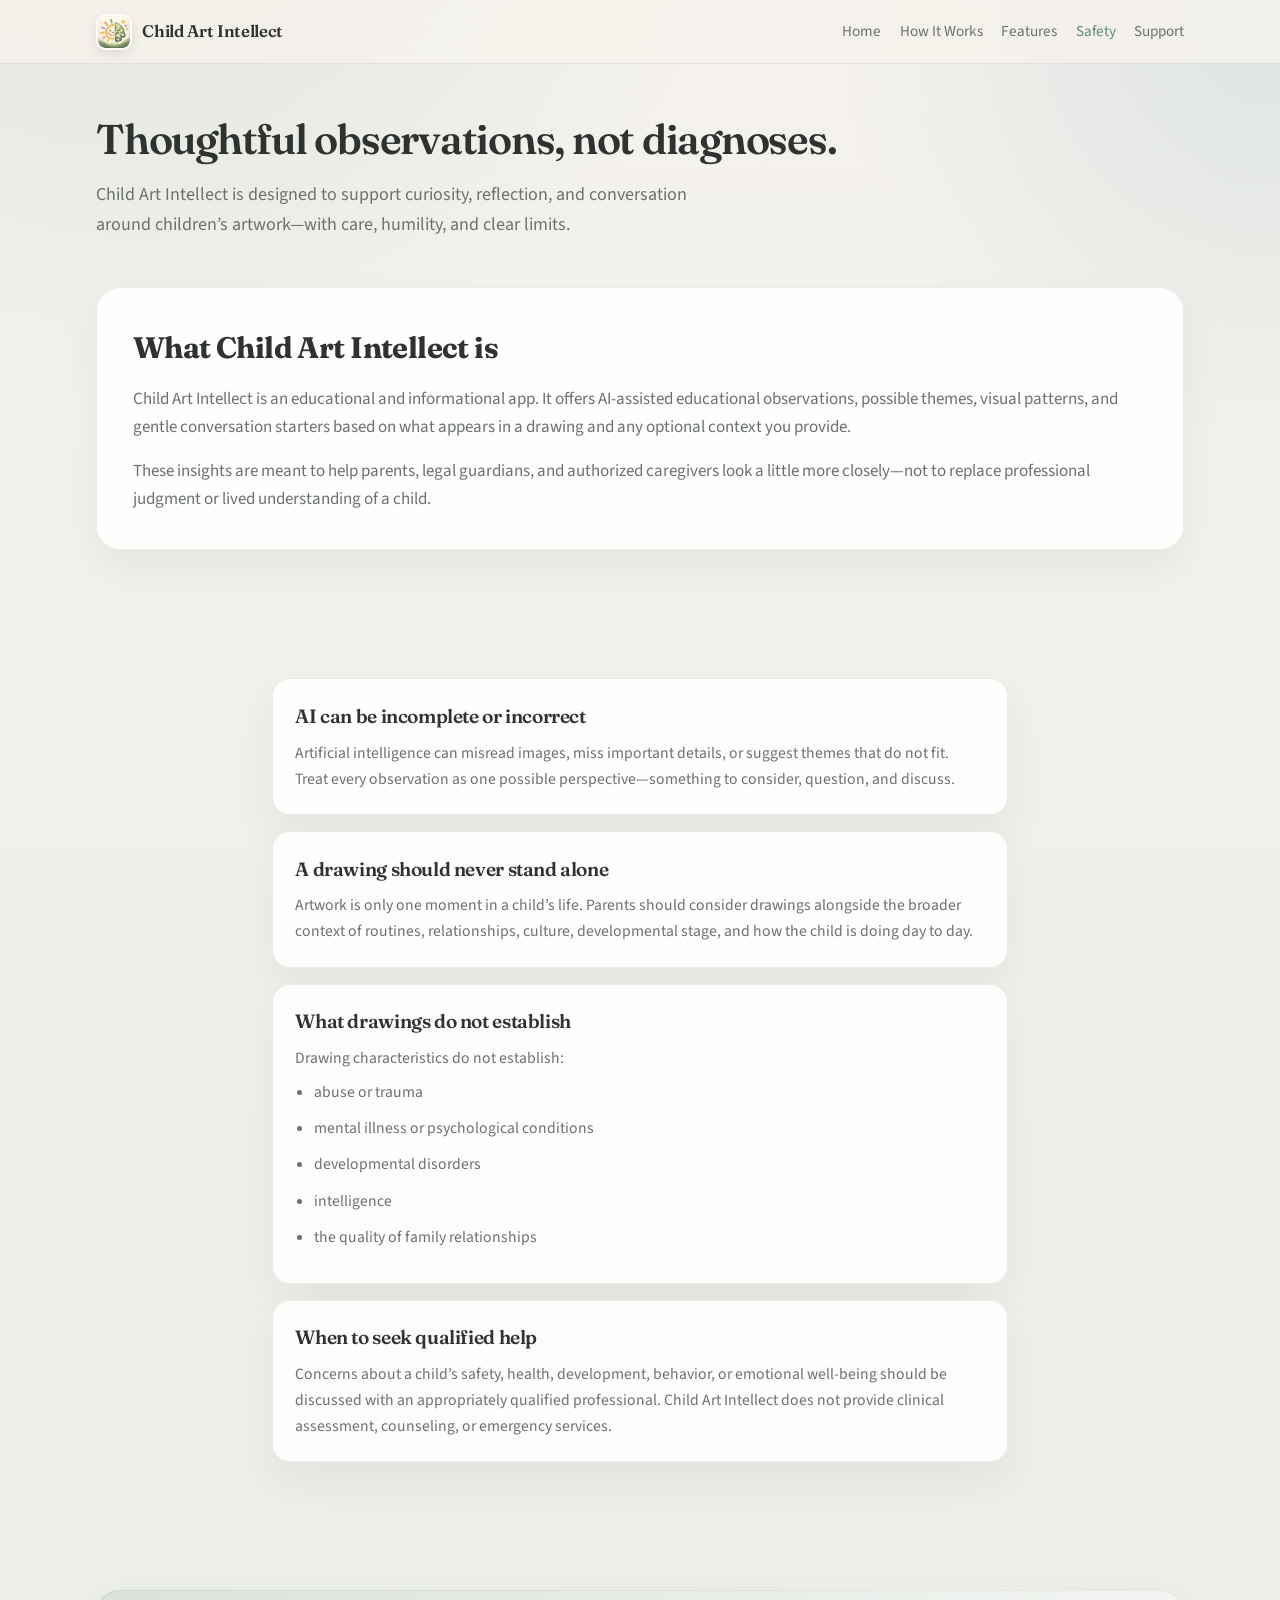
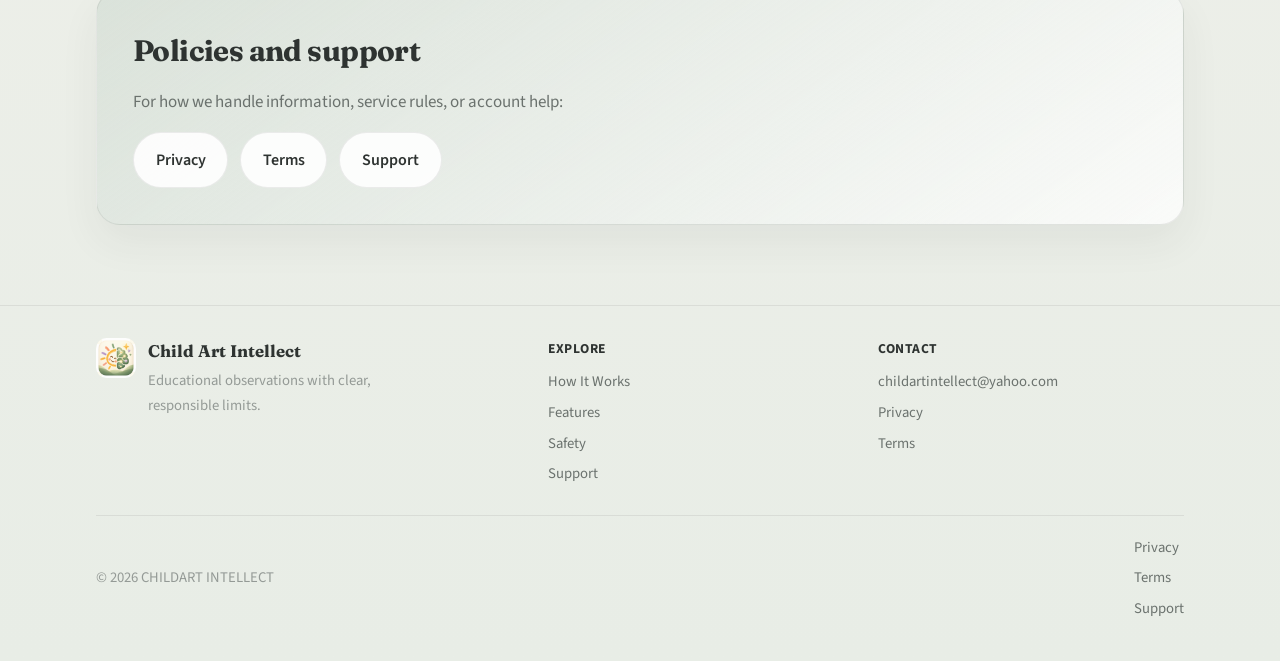
<file: safety/index.html>
<!DOCTYPE html>
<html lang="en">
<head>
  <meta charset="utf-8">
  <meta name="viewport" content="width=device-width, initial-scale=1">
  <title>Safety &amp; About AI | Child Art Intellect</title>
  <meta name="description" content="Child Art Intellect provides thoughtful educational observations, not diagnoses. Learn how to interpret AI-assisted insights responsibly.">
  <link rel="canonical" href="https://www.childartintellect.com/safety">
  <meta property="og:type" content="website">
  <meta property="og:url" content="https://www.childartintellect.com/safety">
  <meta property="og:title" content="Thoughtful observations, not diagnoses | Child Art Intellect">
  <meta property="og:description" content="Educational observations and possible interpretations—not clinical conclusions.">
  <meta property="og:image" content="https://www.childartintellect.com/assets/og-image.png">
  <link rel="icon" type="image/png" sizes="32x32" href="../assets/favicon-32.png">
  <link rel="apple-touch-icon" href="../assets/apple-touch-icon.png">
  <link rel="preconnect" href="https://fonts.googleapis.com">
  <link rel="preconnect" href="https://fonts.gstatic.com" crossorigin>
  <link href="https://fonts.googleapis.com/css2?family=Fraunces:opsz,wght@9..144,500;9..144,600&family=Source+Sans+3:wght@400;500;600&display=swap" rel="stylesheet">
  <link rel="stylesheet" href="../styles.css">
</head>
<body>
  <a class="skip-link" href="#main">Skip to content</a>
  <header class="site-header">
    <div class="wrap site-header__inner">
      <a class="brand" href="../">
        <img class="brand__mark" src="../assets/app-icon.png" width="36" height="36" alt="">
        <span>Child Art Intellect</span>
      </a>
      <button class="nav-toggle" type="button" aria-controls="site-nav" aria-expanded="false" aria-label="Open menu">
        <span class="nav-toggle__bars" aria-hidden="true"></span>
      </button>
      <nav class="nav" id="site-nav" aria-label="Primary">
        <a href="../">Home</a>
        <a href="../how-it-works/">How It Works</a>
        <a href="../features/">Features</a>
        <a href="../safety/" aria-current="page">Safety</a>
        <a href="../support/">Support</a>
      </nav>
    </div>
  </header>

  <main id="main">
    <section class="page-hero">
      <div class="wrap">
        <h1>Thoughtful observations, not diagnoses.</h1>
        <p>
          Child Art Intellect is designed to support curiosity, reflection, and conversation around
          children’s artwork—with care, humility, and clear limits.
        </p>
      </div>
    </section>

    <section class="section section--tight">
      <div class="wrap">
        <div class="panel">
          <h2>What Child Art Intellect is</h2>
          <p>
            Child Art Intellect is an educational and informational app. It offers AI-assisted
            educational observations, possible themes, visual patterns, and gentle conversation
            starters based on what appears in a drawing and any optional context you provide.
          </p>
          <p>
            These insights are meant to help parents, legal guardians, and authorized caregivers
            look a little more closely—not to replace professional judgment or lived understanding
            of a child.
          </p>
        </div>
      </div>
    </section>

    <section class="section">
      <div class="wrap content-stack">
        <article class="card">
          <h3>AI can be incomplete or incorrect</h3>
          <p>
            Artificial intelligence can misread images, miss important details, or suggest themes
            that do not fit. Treat every observation as one possible perspective—something to
            consider, question, and discuss.
          </p>
        </article>
        <article class="card">
          <h3>A drawing should never stand alone</h3>
          <p>
            Artwork is only one moment in a child’s life. Parents should consider drawings alongside
            the broader context of routines, relationships, culture, developmental stage, and how
            the child is doing day to day.
          </p>
        </article>
        <article class="card">
          <h3>What drawings do not establish</h3>
          <p>Drawing characteristics do not establish:</p>
          <ul class="safety-list">
            <li>abuse or trauma</li>
            <li>mental illness or psychological conditions</li>
            <li>developmental disorders</li>
            <li>intelligence</li>
            <li>the quality of family relationships</li>
          </ul>
        </article>
        <article class="card">
          <h3>When to seek qualified help</h3>
          <p>
            Concerns about a child’s safety, health, development, behavior, or emotional well-being
            should be discussed with an appropriately qualified professional. Child Art Intellect
            does not provide clinical assessment, counseling, or emergency services.
          </p>
        </article>
      </div>
    </section>

    <section class="section">
      <div class="wrap">
        <div class="panel panel--sage">
          <h2>Policies and support</h2>
          <p>For how we handle information, service rules, or account help:</p>
          <div class="btn-row">
            <a class="btn btn--secondary" href="../privacy/">Privacy</a>
            <a class="btn btn--secondary" href="../terms/">Terms</a>
            <a class="btn btn--secondary" href="../support/">Support</a>
          </div>
        </div>
      </div>
    </section>
  </main>

  <footer class="site-footer">
    <div class="wrap">
      <div class="site-footer__grid">
        <div class="site-footer__brand">
          <img src="../assets/app-icon.png" width="40" height="40" alt="">
          <div>
            <strong>Child Art Intellect</strong>
            <p>Educational observations with clear, responsible limits.</p>
          </div>
        </div>
        <div>
          <h4>Explore</h4>
          <nav aria-label="Footer explore">
            <a href="../how-it-works/">How It Works</a>
            <a href="../features/">Features</a>
            <a href="../safety/">Safety</a>
            <a href="../support/">Support</a>
          </nav>
        </div>
        <div>
          <h4>Contact</h4>
          <nav aria-label="Footer contact">
            <a href="mailto:childartintellect@yahoo.com">childartintellect@yahoo.com</a>
            <a href="../privacy/">Privacy</a>
            <a href="../terms/">Terms</a>
          </nav>
        </div>
      </div>
      <div class="site-footer__bottom">
        <p>© 2026 CHILDART INTELLECT</p>
        <nav class="site-footer__legal" aria-label="Legal">
          <a href="../privacy/">Privacy</a>
          <a href="../terms/">Terms</a>
          <a href="../support/">Support</a>
        </nav>
      </div>
    </div>
  </footer>
  <script src="../site.js" defer></script>
</body>
</html>
</file>
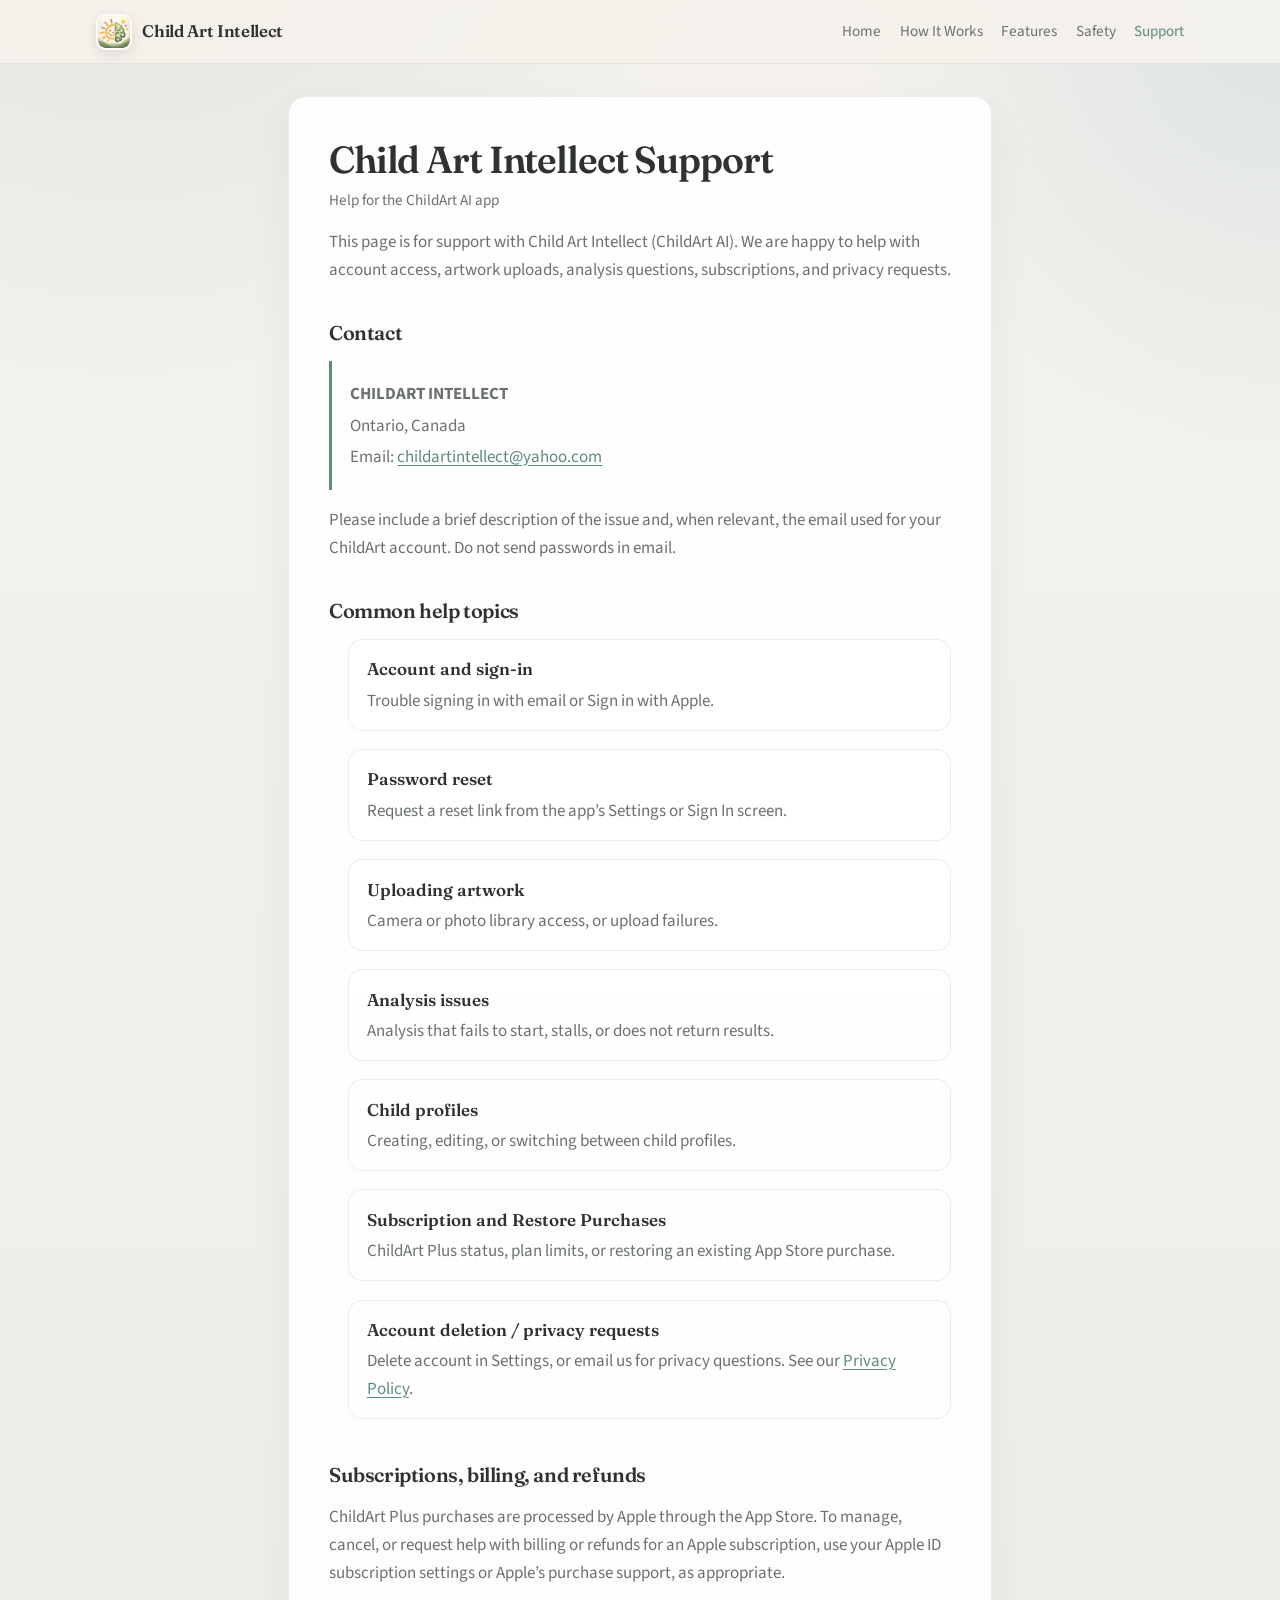
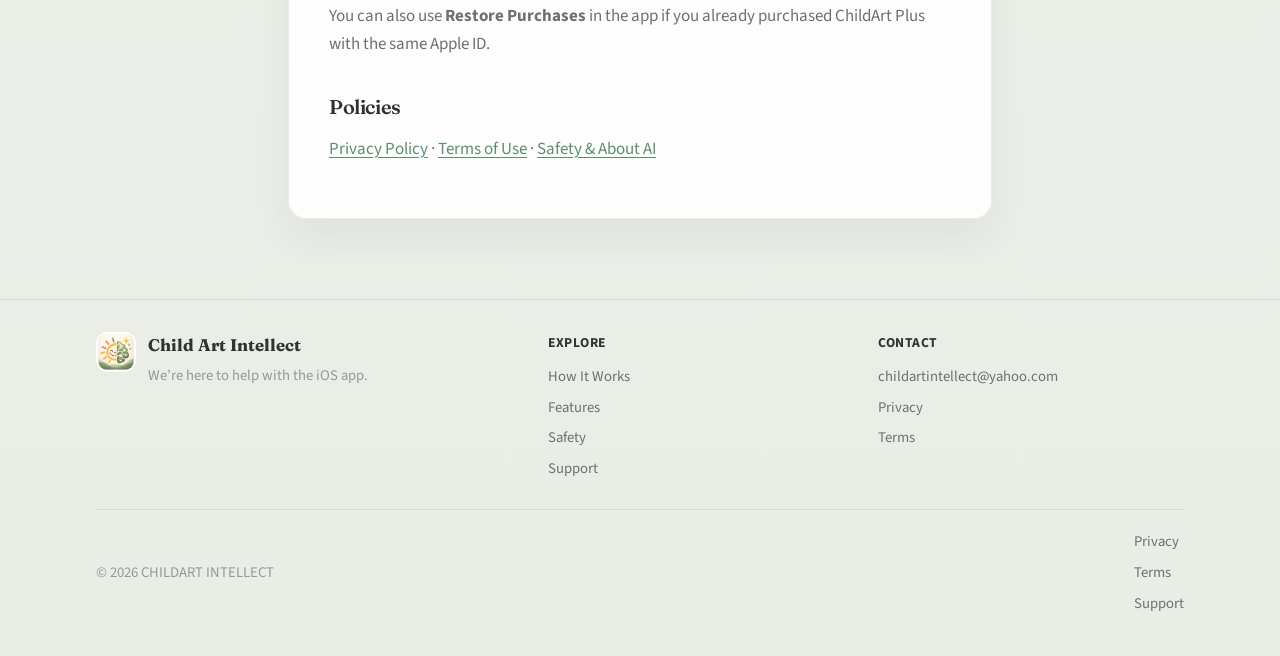
<file: support/index.html>
<!DOCTYPE html>
<html lang="en">
<head>
  <meta charset="utf-8">
  <meta name="viewport" content="width=device-width, initial-scale=1">
  <title>Support | Child Art Intellect</title>
  <meta name="description" content="Get help with Child Art Intellect: account access, uploads, analysis, subscriptions, and privacy requests.">
  <link rel="canonical" href="https://www.childartintellect.com/support">
  <meta property="og:type" content="website">
  <meta property="og:url" content="https://www.childartintellect.com/support">
  <meta property="og:title" content="Support | Child Art Intellect">
  <meta property="og:description" content="Contact support for Child Art Intellect account, analysis, and subscription questions.">
  <meta property="og:image" content="https://www.childartintellect.com/assets/og-image.png">
  <link rel="icon" type="image/png" sizes="32x32" href="../assets/favicon-32.png">
  <link rel="apple-touch-icon" href="../assets/apple-touch-icon.png">
  <link rel="preconnect" href="https://fonts.googleapis.com">
  <link rel="preconnect" href="https://fonts.gstatic.com" crossorigin>
  <link href="https://fonts.googleapis.com/css2?family=Fraunces:opsz,wght@9..144,500;9..144,600&family=Source+Sans+3:wght@400;500;600&display=swap" rel="stylesheet">
  <link rel="stylesheet" href="../styles.css">
</head>
<body>
  <a class="skip-link" href="#main">Skip to content</a>
  <header class="site-header">
    <div class="wrap site-header__inner">
      <a class="brand" href="../">
        <img class="brand__mark" src="../assets/app-icon.png" width="36" height="36" alt="">
        <span>Child Art Intellect</span>
      </a>
      <button class="nav-toggle" type="button" aria-controls="site-nav" aria-expanded="false" aria-label="Open menu">
        <span class="nav-toggle__bars" aria-hidden="true"></span>
      </button>
      <nav class="nav" id="site-nav" aria-label="Primary">
        <a href="../">Home</a>
        <a href="../how-it-works/">How It Works</a>
        <a href="../features/">Features</a>
        <a href="../safety/">Safety</a>
        <a href="../support/" aria-current="page">Support</a>
      </nav>
    </div>
  </header>

  <main id="main" class="page">
    <article class="legal-card">
      <h1>Child Art Intellect Support</h1>
      <p class="effective-date">Help for the ChildArt AI app</p>
      <p class="lead">
        This page is for support with Child Art Intellect (ChildArt AI).
        We are happy to help with account access, artwork uploads, analysis questions,
        subscriptions, and privacy requests.
      </p>

      <h2>Contact</h2>
      <div class="contact-box">
        <p><strong>CHILDART INTELLECT</strong></p>
        <p>Ontario, Canada</p>
        <p>Email: <a href="mailto:childartintellect@yahoo.com">childartintellect@yahoo.com</a></p>
      </div>
      <p>
        Please include a brief description of the issue and, when relevant, the email used for your
        ChildArt account. Do not send passwords in email.
      </p>

      <h2>Common help topics</h2>
      <ul class="topic-list">
        <li>
          <strong>Account and sign-in</strong>
          Trouble signing in with email or Sign in with Apple.
        </li>
        <li>
          <strong>Password reset</strong>
          Request a reset link from the app’s Settings or Sign In screen.
        </li>
        <li>
          <strong>Uploading artwork</strong>
          Camera or photo library access, or upload failures.
        </li>
        <li>
          <strong>Analysis issues</strong>
          Analysis that fails to start, stalls, or does not return results.
        </li>
        <li>
          <strong>Child profiles</strong>
          Creating, editing, or switching between child profiles.
        </li>
        <li>
          <strong>Subscription and Restore Purchases</strong>
          ChildArt Plus status, plan limits, or restoring an existing App Store purchase.
        </li>
        <li>
          <strong>Account deletion / privacy requests</strong>
          Delete account in Settings, or email us for privacy questions. See our
          <a href="../privacy/">Privacy Policy</a>.
        </li>
      </ul>

      <h2>Subscriptions, billing, and refunds</h2>
      <p>
        ChildArt Plus purchases are processed by Apple through the App Store.
        To manage, cancel, or request help with billing or refunds for an Apple subscription,
        use your Apple ID subscription settings or Apple’s purchase support, as appropriate.
      </p>
      <p>
        You can also use <strong>Restore Purchases</strong> in the app if you already purchased
        ChildArt Plus with the same Apple ID.
      </p>

      <h2>Policies</h2>
      <p>
        <a href="../privacy/">Privacy Policy</a>
        ·
        <a href="../terms/">Terms of Use</a>
        ·
        <a href="../safety/">Safety &amp; About AI</a>
      </p>
    </article>
  </main>

  <footer class="site-footer">
    <div class="wrap">
      <div class="site-footer__grid">
        <div class="site-footer__brand">
          <img src="../assets/app-icon.png" width="40" height="40" alt="">
          <div>
            <strong>Child Art Intellect</strong>
            <p>We’re here to help with the iOS app.</p>
          </div>
        </div>
        <div>
          <h4>Explore</h4>
          <nav aria-label="Footer explore">
            <a href="../how-it-works/">How It Works</a>
            <a href="../features/">Features</a>
            <a href="../safety/">Safety</a>
            <a href="../support/">Support</a>
          </nav>
        </div>
        <div>
          <h4>Contact</h4>
          <nav aria-label="Footer contact">
            <a href="mailto:childartintellect@yahoo.com">childartintellect@yahoo.com</a>
            <a href="../privacy/">Privacy</a>
            <a href="../terms/">Terms</a>
          </nav>
        </div>
      </div>
      <div class="site-footer__bottom">
        <p>© 2026 CHILDART INTELLECT</p>
        <nav class="site-footer__legal" aria-label="Legal">
          <a href="../privacy/">Privacy</a>
          <a href="../terms/">Terms</a>
          <a href="../support/">Support</a>
        </nav>
      </div>
    </div>
  </footer>
  <script src="../site.js" defer></script>
</body>
</html>
</file>
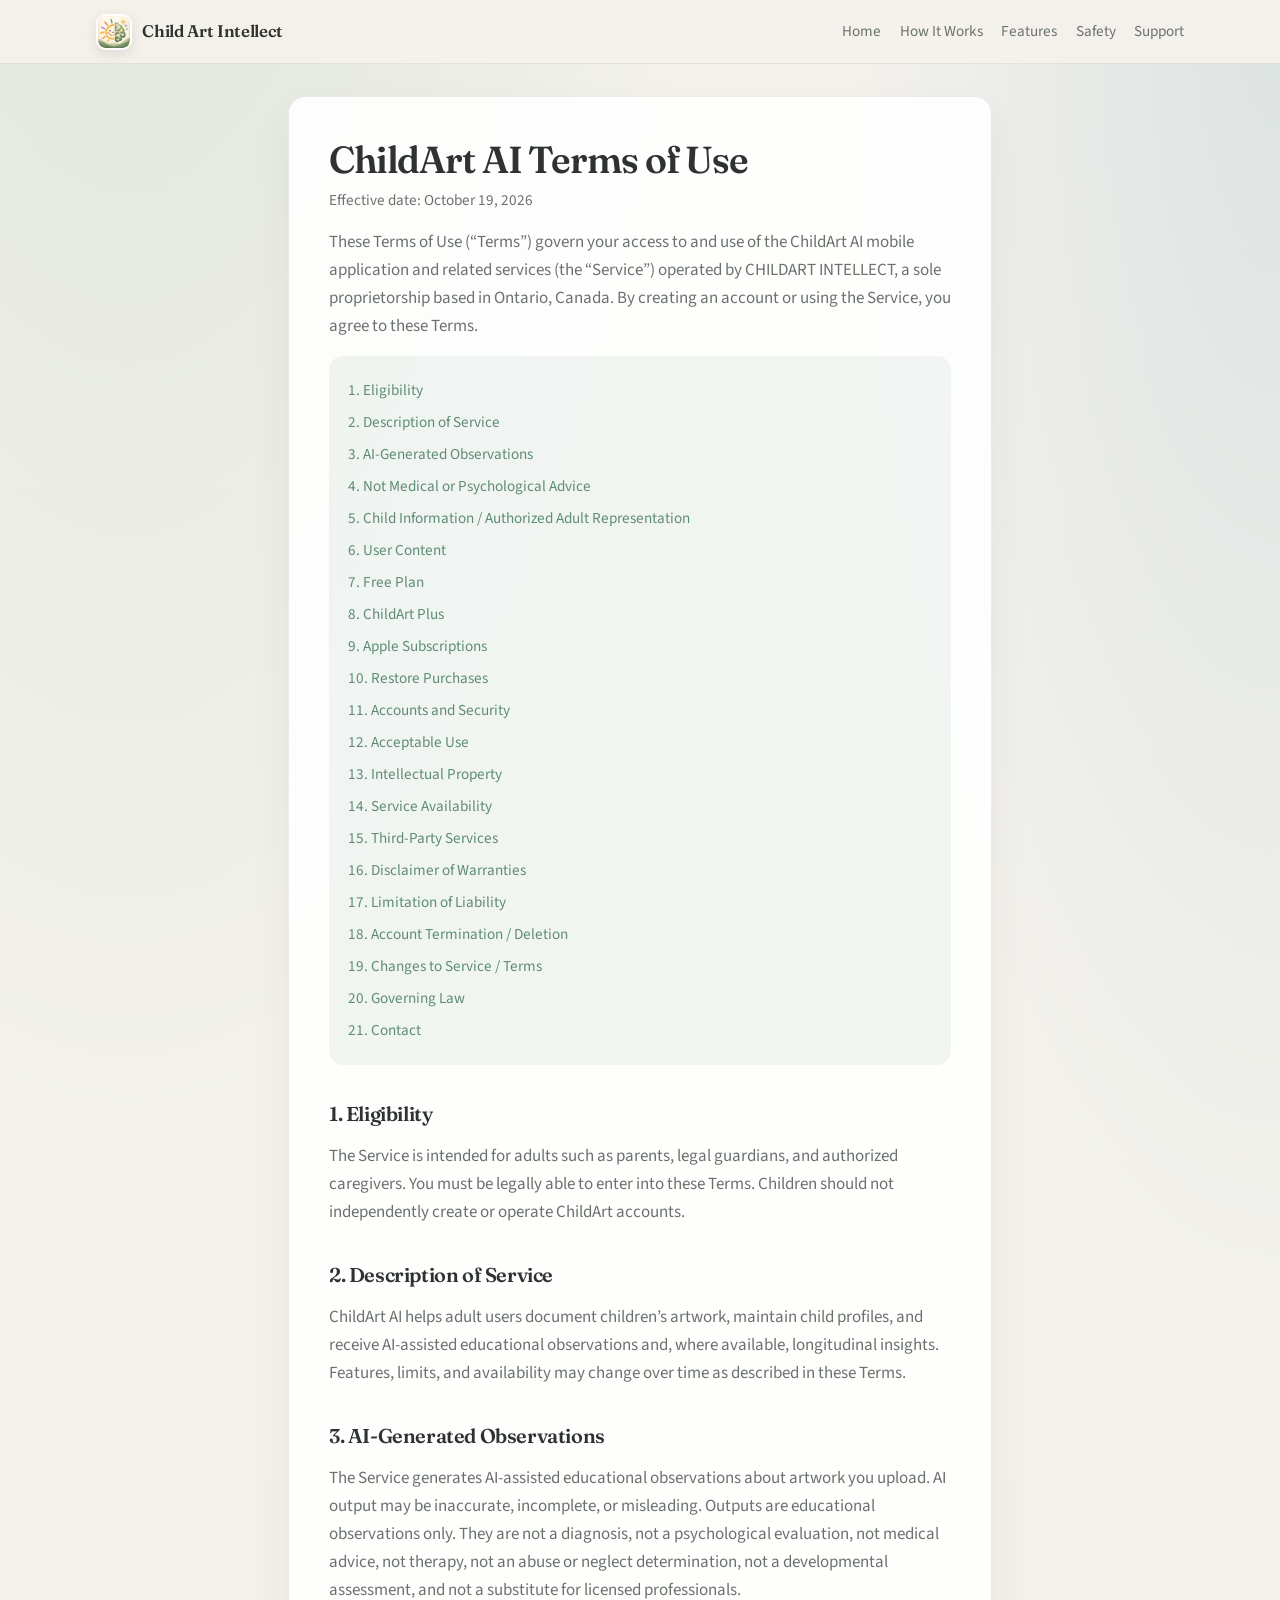
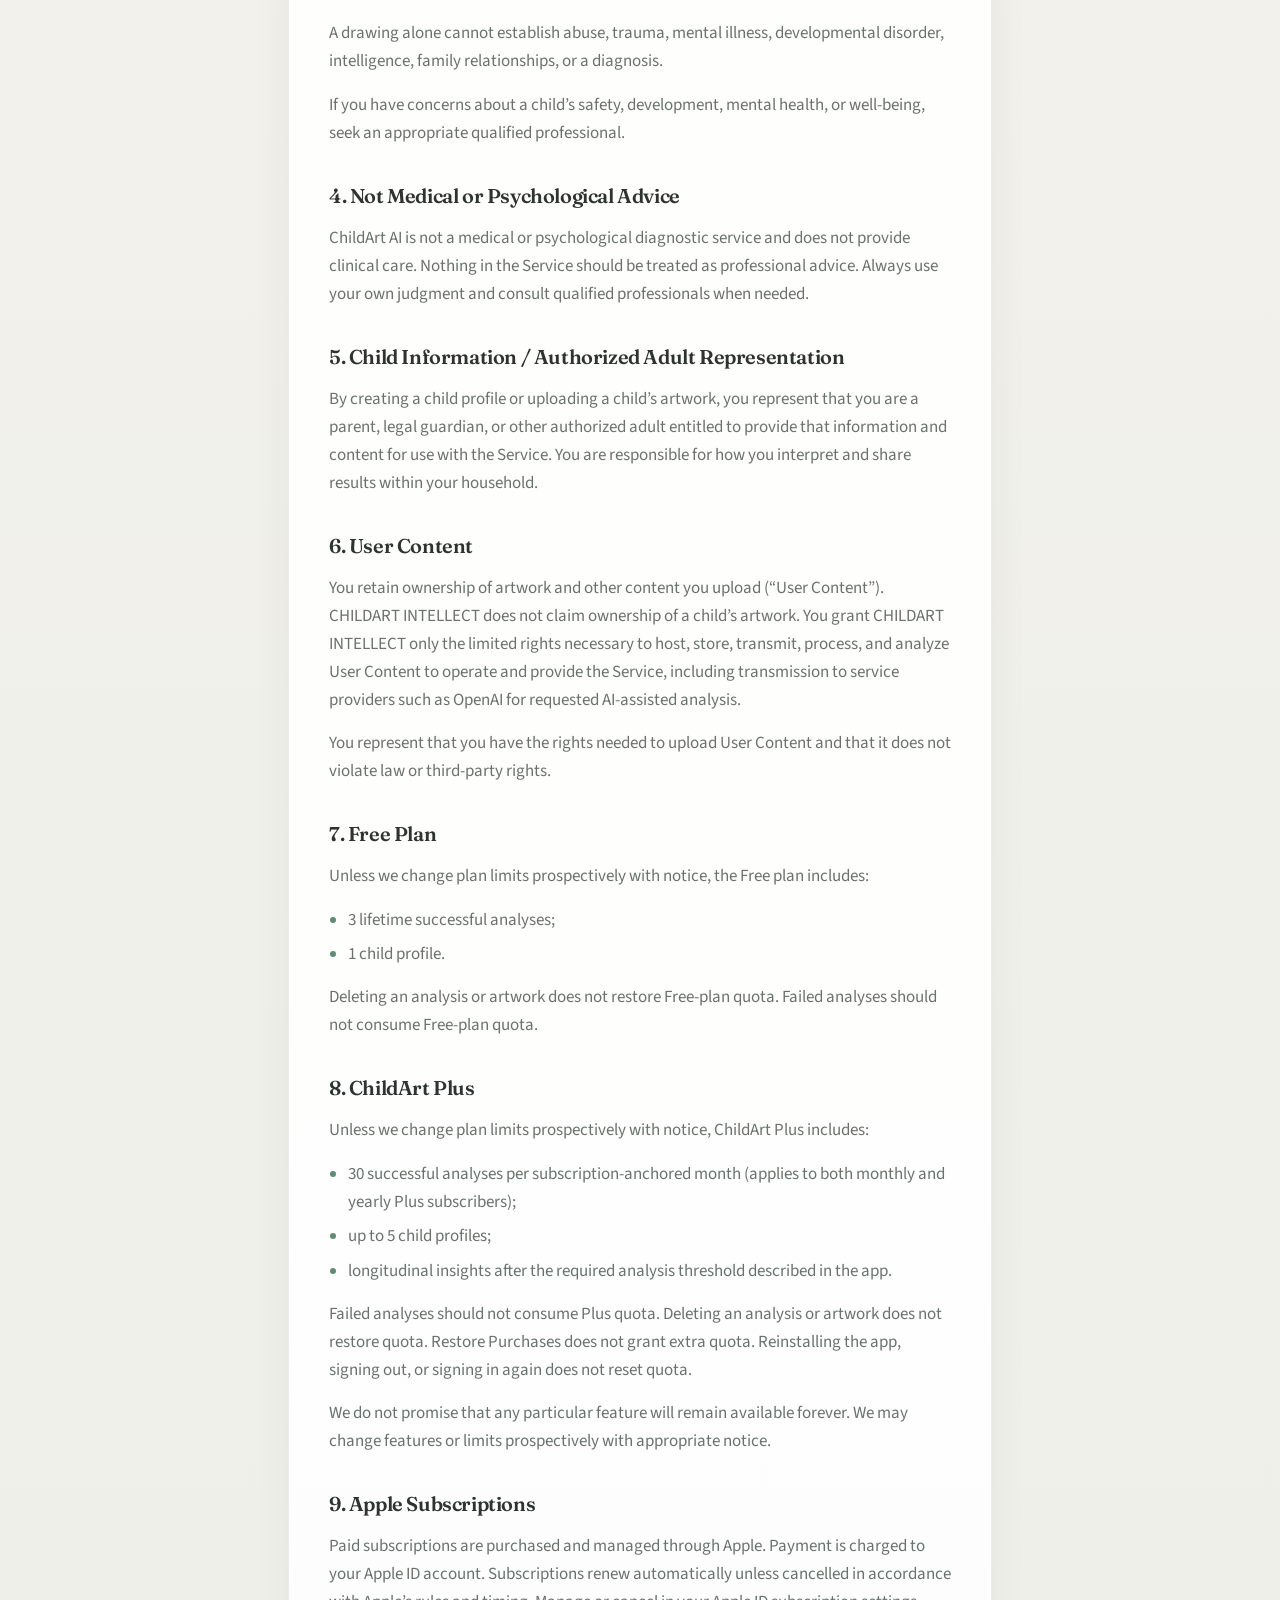
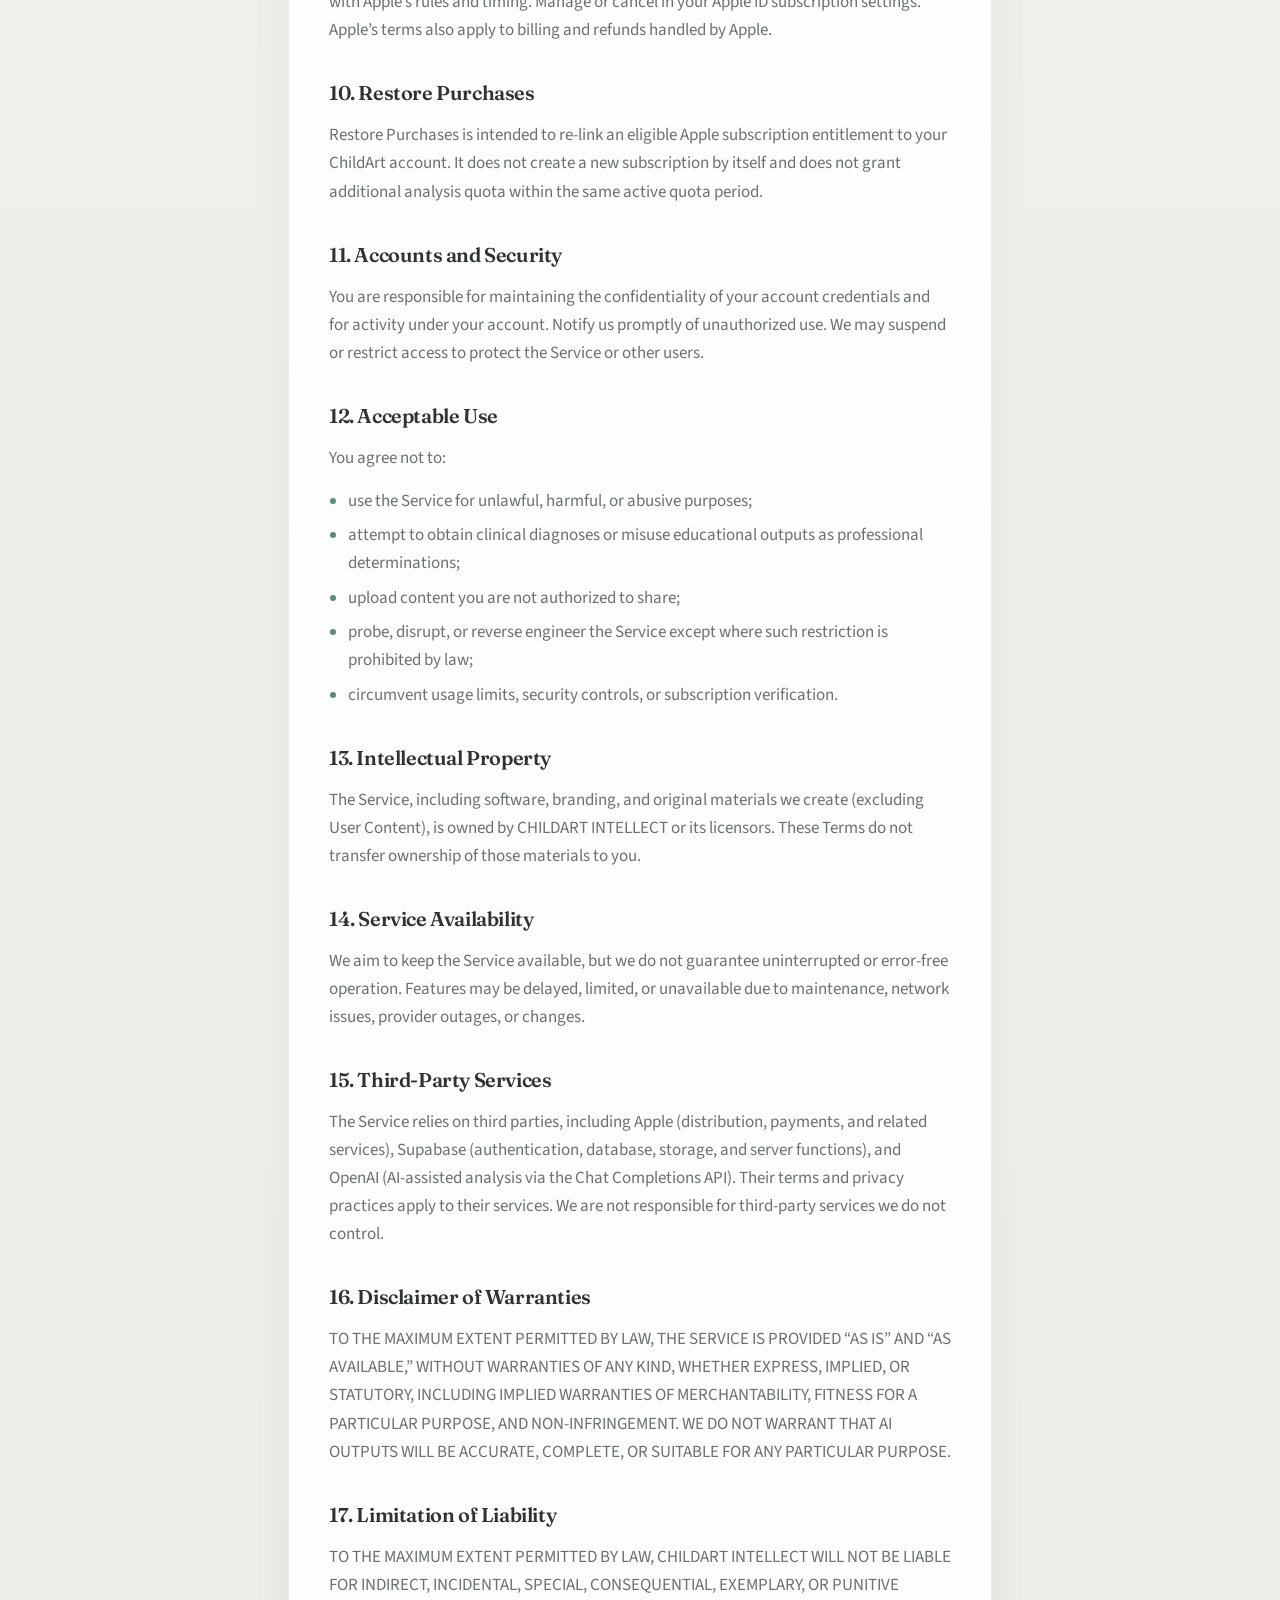
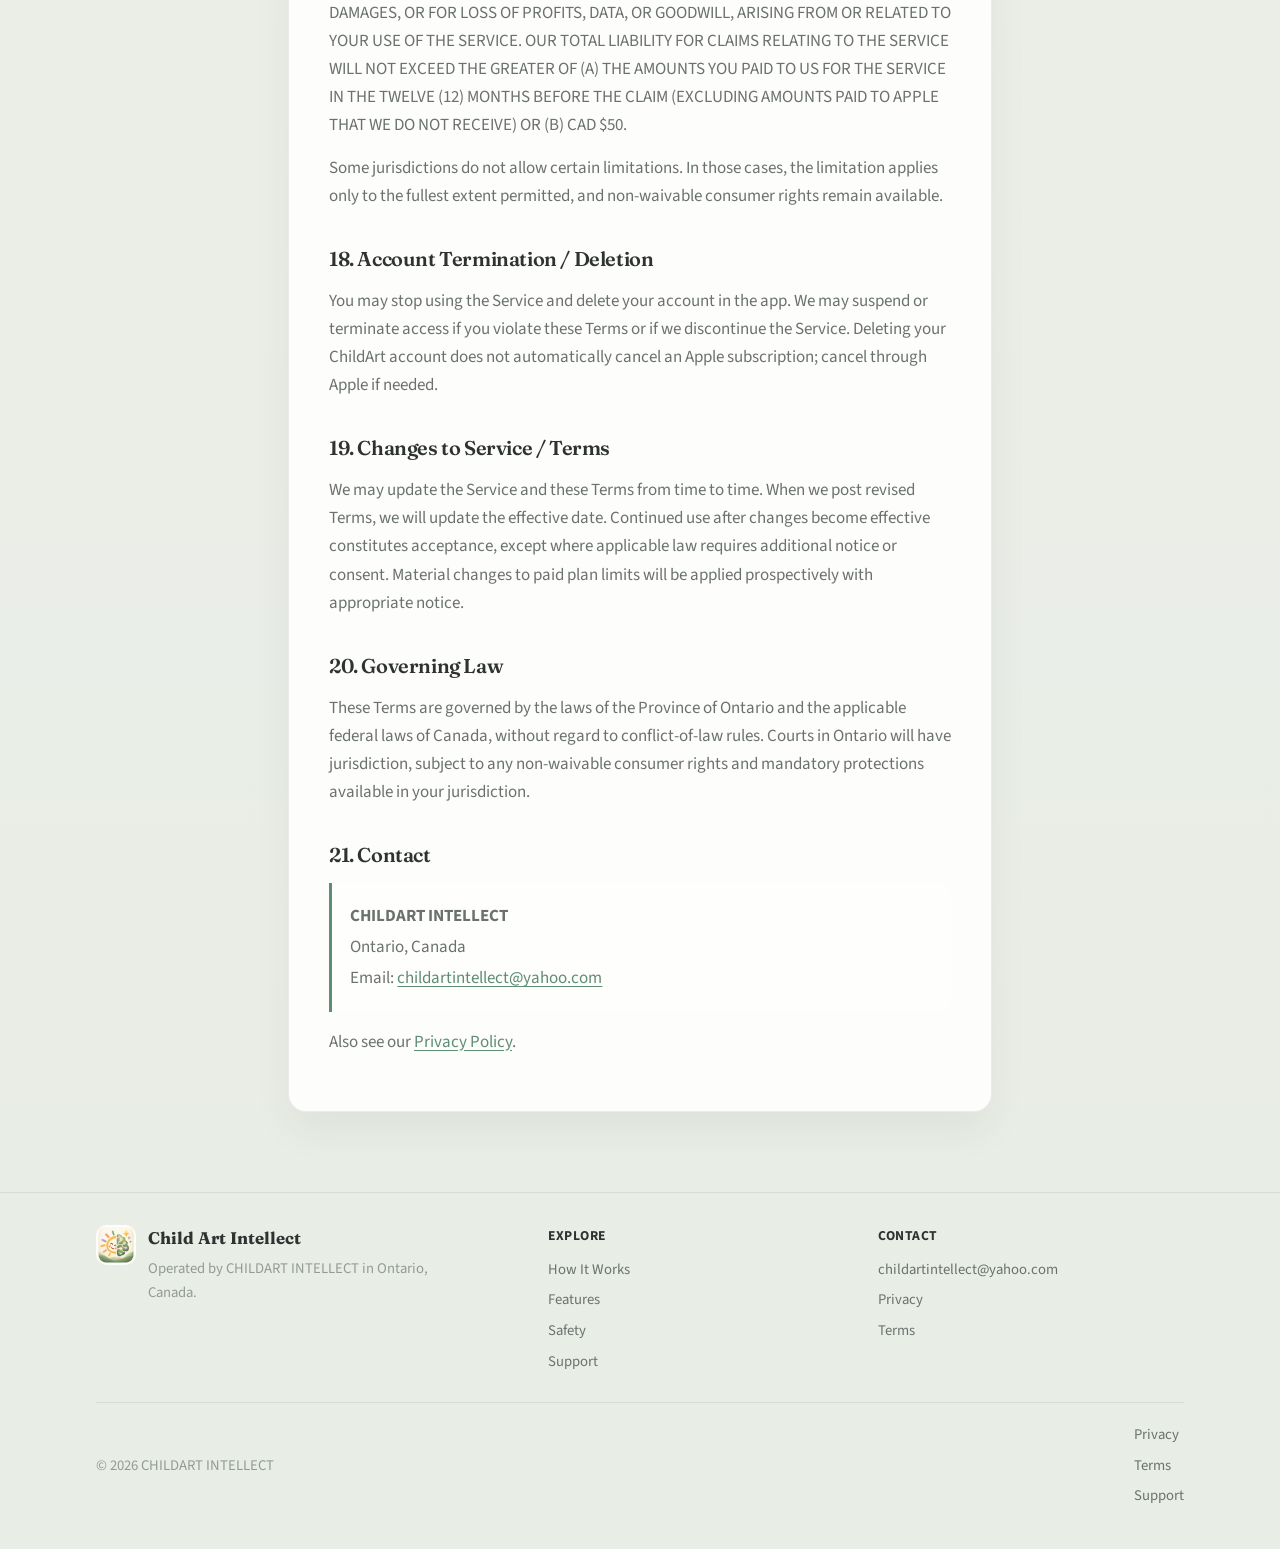
<file: terms/index.html>
<!DOCTYPE html>
<html lang="en">
<head>
  <meta charset="utf-8">
  <meta name="viewport" content="width=device-width, initial-scale=1">
  <title>ChildArt AI Terms of Use</title>
  <meta name="description" content="Terms of Use for ChildArt AI, operated by CHILDART INTELLECT in Ontario, Canada.">
  <link rel="canonical" href="https://www.childartintellect.com/terms">
  <meta property="og:type" content="website">
  <meta property="og:url" content="https://www.childartintellect.com/terms">
  <meta property="og:title" content="ChildArt AI Terms of Use">
  <meta property="og:description" content="Terms of Use for ChildArt AI, operated by CHILDART INTELLECT in Ontario, Canada.">
  <meta property="og:image" content="https://www.childartintellect.com/assets/og-image.png">
  <link rel="icon" type="image/png" sizes="32x32" href="../assets/favicon-32.png">
  <link rel="apple-touch-icon" href="../assets/apple-touch-icon.png">
  <link rel="preconnect" href="https://fonts.googleapis.com">
  <link rel="preconnect" href="https://fonts.gstatic.com" crossorigin>
  <link href="https://fonts.googleapis.com/css2?family=Fraunces:opsz,wght@9..144,500;9..144,600&family=Source+Sans+3:wght@400;500;600&display=swap" rel="stylesheet">
  <link rel="stylesheet" href="../styles.css">
</head>
<body>
  <a class="skip-link" href="#main">Skip to content</a>
  <header class="site-header">
    <div class="wrap site-header__inner">
      <a class="brand" href="../">
        <img class="brand__mark" src="../assets/app-icon.png" width="36" height="36" alt="">
        <span>Child Art Intellect</span>
      </a>
      <button class="nav-toggle" type="button" aria-controls="site-nav" aria-expanded="false" aria-label="Open menu">
        <span class="nav-toggle__bars" aria-hidden="true"></span>
      </button>
      <nav class="nav" id="site-nav" aria-label="Primary">

        <a href="../">Home</a>
        <a href="../how-it-works/">How It Works</a>
        <a href="../features/">Features</a>
        <a href="../safety/">Safety</a>
        <a href="../support/">Support</a>

      </nav>
    </div>
  </header>

  <main id="main" class="page">
    <article class="legal-card">
<h1>ChildArt AI Terms of Use</h1>
      <p class="effective-date">Effective date: October 19, 2026</p>
      <p class="lead">
        These Terms of Use (“Terms”) govern your access to and use of the ChildArt AI mobile application
        and related services (the “Service”) operated by CHILDART INTELLECT, a sole proprietorship based
        in Ontario, Canada. By creating an account or using the Service, you agree to these Terms.
      </p>

      <ul class="toc">
        <li><a href="#eligibility">1. Eligibility</a></li>
        <li><a href="#description">2. Description of Service</a></li>
        <li><a href="#ai-observations">3. AI-Generated Observations</a></li>
        <li><a href="#not-medical">4. Not Medical or Psychological Advice</a></li>
        <li><a href="#child-info">5. Child Information / Authorized Adult Representation</a></li>
        <li><a href="#user-content">6. User Content</a></li>
        <li><a href="#free">7. Free Plan</a></li>
        <li><a href="#plus">8. ChildArt Plus</a></li>
        <li><a href="#apple">9. Apple Subscriptions</a></li>
        <li><a href="#restore">10. Restore Purchases</a></li>
        <li><a href="#accounts">11. Accounts and Security</a></li>
        <li><a href="#acceptable">12. Acceptable Use</a></li>
        <li><a href="#ip">13. Intellectual Property</a></li>
        <li><a href="#availability">14. Service Availability</a></li>
        <li><a href="#third-party">15. Third-Party Services</a></li>
        <li><a href="#disclaimer-warranties">16. Disclaimer of Warranties</a></li>
        <li><a href="#liability">17. Limitation of Liability</a></li>
        <li><a href="#termination">18. Account Termination / Deletion</a></li>
        <li><a href="#changes">19. Changes to Service / Terms</a></li>
        <li><a href="#law">20. Governing Law</a></li>
        <li><a href="#contact">21. Contact</a></li>
      </ul>

      <h2 id="eligibility">1. Eligibility</h2>
      <p>
        The Service is intended for adults such as parents, legal guardians, and authorized caregivers.
        You must be legally able to enter into these Terms. Children should not independently create or
        operate ChildArt accounts.
      </p>

      <h2 id="description">2. Description of Service</h2>
      <p>
        ChildArt AI helps adult users document children’s artwork, maintain child profiles, and receive
        AI-assisted educational observations and, where available, longitudinal insights. Features, limits,
        and availability may change over time as described in these Terms.
      </p>

      <h2 id="ai-observations">3. AI-Generated Observations</h2>
      <p>
        The Service generates AI-assisted educational observations about artwork you upload. AI output may be
        inaccurate, incomplete, or misleading. Outputs are educational observations only. They are not a diagnosis,
        not a psychological evaluation, not medical advice, not therapy, not an abuse or neglect determination,
        not a developmental assessment, and not a substitute for licensed professionals.
      </p>
      <p>A drawing alone cannot establish abuse, trauma, mental illness, developmental disorder, intelligence, family relationships, or a diagnosis.</p>
      <p>
        If you have concerns about a child’s safety, development, mental health, or well-being, seek an appropriate
        qualified professional.
      </p>

      <h2 id="not-medical">4. Not Medical or Psychological Advice</h2>
      <p>
        ChildArt AI is not a medical or psychological diagnostic service and does not provide clinical care.
        Nothing in the Service should be treated as professional advice. Always use your own judgment and
        consult qualified professionals when needed.
      </p>

      <h2 id="child-info">5. Child Information / Authorized Adult Representation</h2>
      <p>
        By creating a child profile or uploading a child’s artwork, you represent that you are a parent, legal
        guardian, or other authorized adult entitled to provide that information and content for use with the Service.
        You are responsible for how you interpret and share results within your household.
      </p>

      <h2 id="user-content">6. User Content</h2>
      <p>
        You retain ownership of artwork and other content you upload (“User Content”). CHILDART INTELLECT does not
        claim ownership of a child’s artwork. You grant CHILDART INTELLECT only the limited rights necessary to host,
        store, transmit, process, and analyze User Content to operate and provide the Service, including transmission
        to service providers such as OpenAI for requested AI-assisted analysis.
      </p>
      <p>
        You represent that you have the rights needed to upload User Content and that it does not violate law or
        third-party rights.
      </p>

      <h2 id="free">7. Free Plan</h2>
      <p>Unless we change plan limits prospectively with notice, the Free plan includes:</p>
      <ul>
        <li>3 lifetime successful analyses;</li>
        <li>1 child profile.</li>
      </ul>
      <p>
        Deleting an analysis or artwork does not restore Free-plan quota. Failed analyses should not consume Free-plan quota.
      </p>

      <h2 id="plus">8. ChildArt Plus</h2>
      <p>Unless we change plan limits prospectively with notice, ChildArt Plus includes:</p>
      <ul>
        <li>30 successful analyses per subscription-anchored month (applies to both monthly and yearly Plus subscribers);</li>
        <li>up to 5 child profiles;</li>
        <li>longitudinal insights after the required analysis threshold described in the app.</li>
      </ul>
      <p>
        Failed analyses should not consume Plus quota. Deleting an analysis or artwork does not restore quota.
        Restore Purchases does not grant extra quota. Reinstalling the app, signing out, or signing in again does not reset quota.
      </p>
      <p>
        We do not promise that any particular feature will remain available forever. We may change features or limits
        prospectively with appropriate notice.
      </p>

      <h2 id="apple">9. Apple Subscriptions</h2>
      <p>
        Paid subscriptions are purchased and managed through Apple. Payment is charged to your Apple ID account.
        Subscriptions renew automatically unless cancelled in accordance with Apple’s rules and timing.
        Manage or cancel in your Apple ID subscription settings. Apple’s terms also apply to billing and refunds
        handled by Apple.
      </p>

      <h2 id="restore">10. Restore Purchases</h2>
      <p>
        Restore Purchases is intended to re-link an eligible Apple subscription entitlement to your ChildArt account.
        It does not create a new subscription by itself and does not grant additional analysis quota within the same
        active quota period.
      </p>

      <h2 id="accounts">11. Accounts and Security</h2>
      <p>
        You are responsible for maintaining the confidentiality of your account credentials and for activity under
        your account. Notify us promptly of unauthorized use. We may suspend or restrict access to protect the Service
        or other users.
      </p>

      <h2 id="acceptable">12. Acceptable Use</h2>
      <p>You agree not to:</p>
      <ul>
        <li>use the Service for unlawful, harmful, or abusive purposes;</li>
        <li>attempt to obtain clinical diagnoses or misuse educational outputs as professional determinations;</li>
        <li>upload content you are not authorized to share;</li>
        <li>probe, disrupt, or reverse engineer the Service except where such restriction is prohibited by law;</li>
        <li>circumvent usage limits, security controls, or subscription verification.</li>
      </ul>

      <h2 id="ip">13. Intellectual Property</h2>
      <p>
        The Service, including software, branding, and original materials we create (excluding User Content), is owned
        by CHILDART INTELLECT or its licensors. These Terms do not transfer ownership of those materials to you.
      </p>

      <h2 id="availability">14. Service Availability</h2>
      <p>
        We aim to keep the Service available, but we do not guarantee uninterrupted or error-free operation.
        Features may be delayed, limited, or unavailable due to maintenance, network issues, provider outages, or changes.
      </p>

      <h2 id="third-party">15. Third-Party Services</h2>
      <p>
        The Service relies on third parties, including Apple (distribution, payments, and related services),
        Supabase (authentication, database, storage, and server functions), and OpenAI (AI-assisted analysis via the
        Chat Completions API). Their terms and privacy practices apply to their services. We are not responsible for
        third-party services we do not control.
      </p>

      <h2 id="disclaimer-warranties">16. Disclaimer of Warranties</h2>
      <p>
        TO THE MAXIMUM EXTENT PERMITTED BY LAW, THE SERVICE IS PROVIDED “AS IS” AND “AS AVAILABLE,” WITHOUT WARRANTIES
        OF ANY KIND, WHETHER EXPRESS, IMPLIED, OR STATUTORY, INCLUDING IMPLIED WARRANTIES OF MERCHANTABILITY,
        FITNESS FOR A PARTICULAR PURPOSE, AND NON-INFRINGEMENT. WE DO NOT WARRANT THAT AI OUTPUTS WILL BE ACCURATE,
        COMPLETE, OR SUITABLE FOR ANY PARTICULAR PURPOSE.
      </p>

      <h2 id="liability">17. Limitation of Liability</h2>
      <p>
        TO THE MAXIMUM EXTENT PERMITTED BY LAW, CHILDART INTELLECT WILL NOT BE LIABLE FOR INDIRECT, INCIDENTAL,
        SPECIAL, CONSEQUENTIAL, EXEMPLARY, OR PUNITIVE DAMAGES, OR FOR LOSS OF PROFITS, DATA, OR GOODWILL,
        ARISING FROM OR RELATED TO YOUR USE OF THE SERVICE. OUR TOTAL LIABILITY FOR CLAIMS RELATING TO THE SERVICE
        WILL NOT EXCEED THE GREATER OF (A) THE AMOUNTS YOU PAID TO US FOR THE SERVICE IN THE TWELVE (12) MONTHS
        BEFORE THE CLAIM (EXCLUDING AMOUNTS PAID TO APPLE THAT WE DO NOT RECEIVE) OR (B) CAD $50.
      </p>
      <p>
        Some jurisdictions do not allow certain limitations. In those cases, the limitation applies only to the
        fullest extent permitted, and non-waivable consumer rights remain available.
      </p>

      <h2 id="termination">18. Account Termination / Deletion</h2>
      <p>
        You may stop using the Service and delete your account in the app. We may suspend or terminate access if you
        violate these Terms or if we discontinue the Service. Deleting your ChildArt account does not automatically
        cancel an Apple subscription; cancel through Apple if needed.
      </p>

      <h2 id="changes">19. Changes to Service / Terms</h2>
      <p>
        We may update the Service and these Terms from time to time. When we post revised Terms, we will update the
        effective date. Continued use after changes become effective constitutes acceptance, except where applicable
        law requires additional notice or consent. Material changes to paid plan limits will be applied prospectively
        with appropriate notice.
      </p>

      <h2 id="law">20. Governing Law</h2>
      <p>
        These Terms are governed by the laws of the Province of Ontario and the applicable federal laws of Canada,
        without regard to conflict-of-law rules. Courts in Ontario will have jurisdiction, subject to any non-waivable
        consumer rights and mandatory protections available in your jurisdiction.
      </p>

      <h2 id="contact">21. Contact</h2>
      <div class="contact-box">
        <p><strong>CHILDART INTELLECT</strong></p>
        <p>Ontario, Canada</p>
        <p>Email: <a href="mailto:childartintellect@yahoo.com">childartintellect@yahoo.com</a></p>
      </div>
      <p>Also see our <a href="../privacy/">Privacy Policy</a>.</p>
    </article>
  </main>

  <footer class="site-footer">
    <div class="wrap">
      <div class="site-footer__grid">
        <div class="site-footer__brand">
          <img src="../assets/app-icon.png" width="40" height="40" alt="">
          <div>
            <strong>Child Art Intellect</strong>
            <p>Operated by CHILDART INTELLECT in Ontario, Canada.</p>
          </div>
        </div>
        <div>
          <h4>Explore</h4>
          <nav aria-label="Footer explore">
            <a href="../how-it-works/">How It Works</a>
            <a href="../features/">Features</a>
            <a href="../safety/">Safety</a>
            <a href="../support/">Support</a>
          </nav>
        </div>
        <div>
          <h4>Contact</h4>
          <nav aria-label="Footer contact">
            <a href="mailto:childartintellect@yahoo.com">childartintellect@yahoo.com</a>
            <a href="../privacy/">Privacy</a>
            <a href="../terms/">Terms</a>
          </nav>
        </div>
      </div>
      <div class="site-footer__bottom">
        <p>© 2026 CHILDART INTELLECT</p>
        <nav class="site-footer__legal" aria-label="Legal">
          <a href="../privacy/">Privacy</a>
          <a href="../terms/">Terms</a>
          <a href="../support/">Support</a>
        </nav>
      </div>
    </div>
  </footer>
  <script src="../site.js" defer></script>
</body>
</html>
</file>
<file: styles.css>
:root {
  --bg-top: #f5f2ed;
  --bg-bottom: #e8ede6;
  --ink: #2e3331;
  --ink-secondary: #6b726e;
  --ink-tertiary: #949a96;
  --sage: #5e8c75;
  --sage-deep: #4a735e;
  --sage-soft: #b8d1bf;
  --amber: #dba361;
  --blush: #e3ada0;
  --sky: #9ebdc6;
  --surface: rgba(255, 255, 255, 0.88);
  --surface-solid: #fffcf8;
  --divider: rgba(0, 0, 0, 0.07);
  --shadow: 0 18px 40px rgba(46, 51, 49, 0.06);
  --radius: 1.125rem;
  --radius-lg: 1.5rem;
  --max: 44rem;
  --wide: 68rem;
  --focus: 0 0 0 3px rgba(94, 140, 117, 0.35);
}

*,
*::before,
*::after {
  box-sizing: border-box;
}

html {
  scroll-behavior: smooth;
}

body {
  margin: 0;
  min-height: 100vh;
  color: var(--ink);
  font-family: "Source Sans 3", "Segoe UI", sans-serif;
  font-size: 1.0625rem;
  line-height: 1.65;
  background:
    radial-gradient(ellipse 90% 50% at 10% -10%, rgba(184, 209, 191, 0.45), transparent 55%),
    radial-gradient(ellipse 70% 40% at 100% 0%, rgba(158, 189, 198, 0.28), transparent 50%),
    linear-gradient(180deg, var(--bg-top), var(--bg-bottom));
}

img {
  max-width: 100%;
  height: auto;
  display: block;
}

a {
  color: var(--sage);
  text-underline-offset: 0.15em;
}

a:hover {
  color: var(--sage-deep);
}

:focus-visible {
  outline: none;
  box-shadow: var(--focus);
  border-radius: 0.35rem;
}

.skip-link {
  position: absolute;
  left: 1rem;
  top: -3rem;
  z-index: 100;
  padding: 0.55rem 0.9rem;
  background: var(--sage);
  color: #fff;
  text-decoration: none;
  border-radius: 0.5rem;
}

.skip-link:focus {
  top: 1rem;
}

.wrap {
  width: min(100% - 2rem, var(--wide));
  margin-inline: auto;
}

/* —— Header —— */
.site-header {
  position: sticky;
  top: 0;
  z-index: 40;
  backdrop-filter: blur(14px);
  -webkit-backdrop-filter: blur(14px);
  background: rgba(245, 242, 237, 0.9);
  border-bottom: 1px solid var(--divider);
}

.site-header__inner {
  display: flex;
  align-items: center;
  justify-content: space-between;
  gap: 1rem;
  padding: 0.85rem 0;
}

.brand {
  display: inline-flex;
  align-items: center;
  gap: 0.65rem;
  font-family: "Fraunces", Georgia, serif;
  font-weight: 600;
  font-size: 1.05rem;
  color: var(--ink);
  text-decoration: none;
  letter-spacing: -0.02em;
}

.brand:hover {
  color: var(--sage-deep);
}

.brand__mark {
  width: 2.25rem;
  height: 2.25rem;
  border-radius: 0.6rem;
  object-fit: cover;
  box-shadow: 0 4px 12px rgba(46, 51, 49, 0.12);
}

.nav-toggle {
  display: none;
  align-items: center;
  justify-content: center;
  width: 2.75rem;
  height: 2.75rem;
  border: 1px solid var(--divider);
  border-radius: 0.75rem;
  background: var(--surface);
  color: var(--ink);
  cursor: pointer;
}

.nav-toggle__bars {
  display: block;
  width: 1.15rem;
  height: 2px;
  background: currentColor;
  position: relative;
}

.nav-toggle__bars::before,
.nav-toggle__bars::after {
  content: "";
  position: absolute;
  left: 0;
  width: 100%;
  height: 2px;
  background: currentColor;
}

.nav-toggle__bars::before { top: -6px; }
.nav-toggle__bars::after { top: 6px; }

.nav {
  display: flex;
  flex-wrap: wrap;
  align-items: center;
  gap: 0.35rem 1.15rem;
  font-size: 0.95rem;
}

.nav a {
  text-decoration: none;
  color: var(--ink-secondary);
  padding: 0.25rem 0;
}

.nav a[aria-current="page"],
.nav a:hover {
  color: var(--sage);
}

/* —— Buttons —— */
.btn {
  display: inline-flex;
  align-items: center;
  justify-content: center;
  gap: 0.4rem;
  padding: 0.85rem 1.35rem;
  border-radius: 999px;
  border: 1px solid transparent;
  font-family: inherit;
  font-size: 1rem;
  font-weight: 600;
  text-decoration: none;
  cursor: pointer;
  transition: transform 0.18s ease, background 0.18s ease, border-color 0.18s ease;
}

.btn:hover {
  transform: translateY(-1px);
}

.btn--primary {
  background: var(--sage);
  color: #fff;
}

.btn--primary:hover {
  background: var(--sage-deep);
  color: #fff;
}

.btn--secondary {
  background: var(--surface);
  color: var(--ink);
  border-color: var(--divider);
}

.btn--secondary:hover {
  border-color: var(--sage-soft);
  color: var(--sage-deep);
}

.btn-row {
  display: flex;
  flex-wrap: wrap;
  gap: 0.75rem;
}

/* —— Hero —— */
.hero {
  padding: clamp(2.5rem, 6vw, 4.5rem) 0 clamp(2rem, 4vw, 3rem);
}

.hero__grid {
  display: grid;
  grid-template-columns: 1.15fr 0.85fr;
  gap: clamp(1.5rem, 4vw, 3rem);
  align-items: center;
}

.eyebrow {
  display: inline-flex;
  align-items: center;
  gap: 0.45rem;
  margin: 0 0 1rem;
  padding: 0.35rem 0.75rem;
  border-radius: 999px;
  background: rgba(94, 140, 117, 0.12);
  color: var(--sage-deep);
  font-size: 0.85rem;
  font-weight: 600;
}

.hero h1,
.page-hero h1,
.section-title {
  margin: 0 0 1rem;
  font-family: "Fraunces", Georgia, serif;
  font-weight: 600;
  letter-spacing: -0.03em;
  line-height: 1.15;
  color: var(--ink);
}

.hero h1 {
  font-size: clamp(2.1rem, 5vw, 3.15rem);
}

.lede,
.page-hero p,
.section-lede {
  margin: 0 0 1.5rem;
  color: var(--ink-secondary);
  font-size: 1.125rem;
  max-width: 38rem;
}

.hero__visual {
  display: flex;
  justify-content: center;
}

.hero__icon-frame {
  width: min(100%, 22rem);
  aspect-ratio: 1;
  padding: 1.25rem;
  border-radius: 2rem;
  background:
    radial-gradient(circle at 30% 20%, rgba(219, 163, 97, 0.18), transparent 45%),
    radial-gradient(circle at 80% 70%, rgba(184, 209, 191, 0.5), transparent 50%),
    var(--surface);
  border: 1px solid var(--divider);
  box-shadow: var(--shadow);
}

.hero__icon-frame img {
  width: 100%;
  height: 100%;
  object-fit: cover;
  border-radius: 1.5rem;
}

/* —— Sections —— */
.section {
  padding: clamp(2.5rem, 5vw, 4rem) 0;
}

.section--tight {
  padding-top: 1rem;
}

.section-head {
  max-width: 40rem;
  margin-bottom: 1.75rem;
}

.section-title {
  font-size: clamp(1.6rem, 3vw, 2.1rem);
}

.section-lede {
  margin-bottom: 0;
  font-size: 1.05rem;
}

.card-grid {
  display: grid;
  gap: 1rem;
  grid-template-columns: repeat(3, 1fr);
}

.card-grid--2 {
  grid-template-columns: repeat(2, 1fr);
}

.card-grid--4 {
  grid-template-columns: repeat(4, 1fr);
}

.card {
  padding: 1.35rem 1.4rem;
  background: var(--surface);
  border: 1px solid var(--divider);
  border-radius: var(--radius);
  box-shadow: var(--shadow);
}

.card h3 {
  margin: 0 0 0.5rem;
  font-family: "Fraunces", Georgia, serif;
  font-size: 1.15rem;
  font-weight: 600;
  letter-spacing: -0.02em;
}

.card p,
.card li {
  margin: 0;
  color: var(--ink-secondary);
  font-size: 0.98rem;
}

.card ol,
.card ul {
  margin: 0.5rem 0 0;
  padding-left: 1.15rem;
  color: var(--ink-secondary);
}

.step-num {
  display: inline-flex;
  align-items: center;
  justify-content: center;
  width: 2rem;
  height: 2rem;
  margin-bottom: 0.75rem;
  border-radius: 999px;
  background: rgba(94, 140, 117, 0.14);
  color: var(--sage-deep);
  font-size: 0.9rem;
  font-weight: 700;
}

.panel {
  padding: clamp(1.5rem, 4vw, 2.25rem);
  background: var(--surface);
  border: 1px solid var(--divider);
  border-radius: var(--radius-lg);
  box-shadow: var(--shadow);
}

.panel--sage {
  background:
    linear-gradient(145deg, rgba(94, 140, 117, 0.12), rgba(255, 255, 255, 0.75));
}

.panel h2 {
  margin: 0 0 0.75rem;
  font-family: "Fraunces", Georgia, serif;
  font-size: clamp(1.4rem, 3vw, 1.85rem);
  letter-spacing: -0.02em;
}

.panel p {
  margin: 0 0 1rem;
  color: var(--ink-secondary);
}

.panel p:last-child {
  margin-bottom: 0;
}

.compare {
  display: grid;
  grid-template-columns: 1fr 1fr;
  gap: 1rem;
}

.compare__col h3 {
  margin: 0 0 0.75rem;
  font-family: "Fraunces", Georgia, serif;
  font-size: 1.2rem;
}

.compare__col ul {
  margin: 0;
  padding-left: 1.15rem;
  color: var(--ink-secondary);
}

.compare__col li {
  margin-bottom: 0.45rem;
}

.note {
  margin-top: 1rem;
  color: var(--ink-tertiary);
  font-size: 0.95rem;
}

/* —— Page hero (inner pages) —— */
.page-hero {
  padding: clamp(2rem, 5vw, 3.25rem) 0 0.5rem;
}

.page-hero h1 {
  font-size: clamp(1.9rem, 4vw, 2.6rem);
}

.page {
  padding: 2rem 0 4rem;
}

.content-stack {
  display: grid;
  gap: 1rem;
  max-width: 46rem;
}

.content-stack .card h3 {
  font-size: 1.2rem;
}

.safety-list {
  margin: 1rem 0 0;
  padding-left: 1.2rem;
  color: var(--ink-secondary);
}

.safety-list li {
  margin-bottom: 0.65rem;
}

/* —— Legal —— */
.legal-card {
  max-width: var(--max);
  margin: 0 auto;
  padding: clamp(1.5rem, 4vw, 2.5rem);
  background: var(--surface);
  border: 1px solid var(--divider);
  border-radius: var(--radius);
  box-shadow: var(--shadow);
}

.legal-card h1 {
  margin: 0 0 0.35rem;
  font-family: "Fraunces", Georgia, serif;
  font-size: clamp(1.75rem, 4vw, 2.35rem);
  font-weight: 600;
  letter-spacing: -0.03em;
  line-height: 1.2;
}

.effective-date {
  margin: 0 0 1.75rem;
  color: var(--ink-tertiary);
  font-size: 0.95rem;
}

.lead {
  margin: 0 0 1.75rem;
  color: var(--ink-secondary);
}

.legal-card h2 {
  margin: 2rem 0 0.75rem;
  font-family: "Fraunces", Georgia, serif;
  font-size: 1.25rem;
  font-weight: 600;
  letter-spacing: -0.02em;
}

.legal-card p,
.legal-card ul {
  margin: 0 0 0.95rem;
  color: var(--ink-secondary);
}

.legal-card ul {
  padding-left: 1.2rem;
}

.legal-card li {
  margin-bottom: 0.4rem;
}

.legal-card li::marker {
  color: var(--sage);
}

.toc {
  margin: 0 0 1.75rem;
  padding: 1rem 1.1rem;
  list-style: none;
  background: rgba(94, 140, 117, 0.08);
  border-radius: 0.9rem;
}

.toc li {
  margin: 0.25rem 0;
}

.toc a {
  text-decoration: none;
  font-size: 0.95rem;
}

.contact-box {
  margin-top: 0.5rem;
  margin-bottom: 1rem;
  padding: 1rem 1.15rem;
  border-left: 3px solid var(--sage);
  background: rgba(255, 255, 255, 0.55);
  border-radius: 0 0.75rem 0.75rem 0;
}

.contact-box p {
  margin: 0.2rem 0;
}

.topic-list {
  display: grid;
  gap: 0.75rem;
  margin: 0;
  padding: 0;
  list-style: none;
}

.topic-list li {
  padding: 0.95rem 1.1rem;
  background: rgba(255, 255, 255, 0.55);
  border: 1px solid var(--divider);
  border-radius: 0.9rem;
  color: var(--ink-secondary);
}

.topic-list strong {
  display: block;
  margin-bottom: 0.2rem;
  color: var(--ink);
  font-family: "Fraunces", Georgia, serif;
  font-weight: 600;
}

/* —— Footer —— */
.site-footer {
  border-top: 1px solid var(--divider);
  padding: 2rem 0 2.5rem;
  color: var(--ink-tertiary);
  font-size: 0.92rem;
  margin-top: 1rem;
}

.site-footer__grid {
  display: grid;
  gap: 1.5rem;
  grid-template-columns: 1.4fr 1fr 1fr;
}

.site-footer__brand {
  display: flex;
  gap: 0.75rem;
  align-items: flex-start;
}

.site-footer__brand img {
  width: 2.5rem;
  height: 2.5rem;
  border-radius: 0.65rem;
}

.site-footer__brand strong {
  display: block;
  color: var(--ink);
  font-family: "Fraunces", Georgia, serif;
  font-size: 1.05rem;
  margin-bottom: 0.25rem;
}

.site-footer__brand p {
  margin: 0;
  max-width: 18rem;
}

.site-footer h4 {
  margin: 0 0 0.65rem;
  color: var(--ink);
  font-size: 0.85rem;
  text-transform: uppercase;
  letter-spacing: 0.04em;
}

.site-footer nav {
  display: grid;
  gap: 0.4rem;
}

.site-footer a {
  text-decoration: none;
  color: var(--ink-secondary);
}

.site-footer a:hover {
  color: var(--sage);
}

.site-footer__bottom {
  display: flex;
  flex-wrap: wrap;
  gap: 0.75rem 1.5rem;
  justify-content: space-between;
  align-items: center;
  margin-top: 1.75rem;
  padding-top: 1.25rem;
  border-top: 1px solid var(--divider);
}

.site-footer__bottom p {
  margin: 0;
}

.site-footer__legal {
  display: flex;
  flex-wrap: wrap;
  gap: 1rem;
}

/* —— Responsive —— */
@media (max-width: 900px) {
  .hero__grid,
  .compare,
  .site-footer__grid {
    grid-template-columns: 1fr;
  }

  .card-grid,
  .card-grid--2,
  .card-grid--4 {
    grid-template-columns: 1fr 1fr;
  }
}

@media (max-width: 720px) {
  .nav-toggle {
    display: inline-flex;
  }

  .nav {
    display: none;
    width: 100%;
    flex-direction: column;
    align-items: stretch;
    gap: 0;
    padding: 0.35rem 0 0.75rem;
  }

  .nav.is-open {
    display: flex;
  }

  .nav a {
    padding: 0.7rem 0.25rem;
    border-bottom: 1px solid var(--divider);
  }

  .site-header__inner {
    flex-wrap: wrap;
  }

  .card-grid,
  .card-grid--2,
  .card-grid--4 {
    grid-template-columns: 1fr;
  }

  .btn-row {
    flex-direction: column;
  }

  .btn {
    width: 100%;
  }
}
</file>
